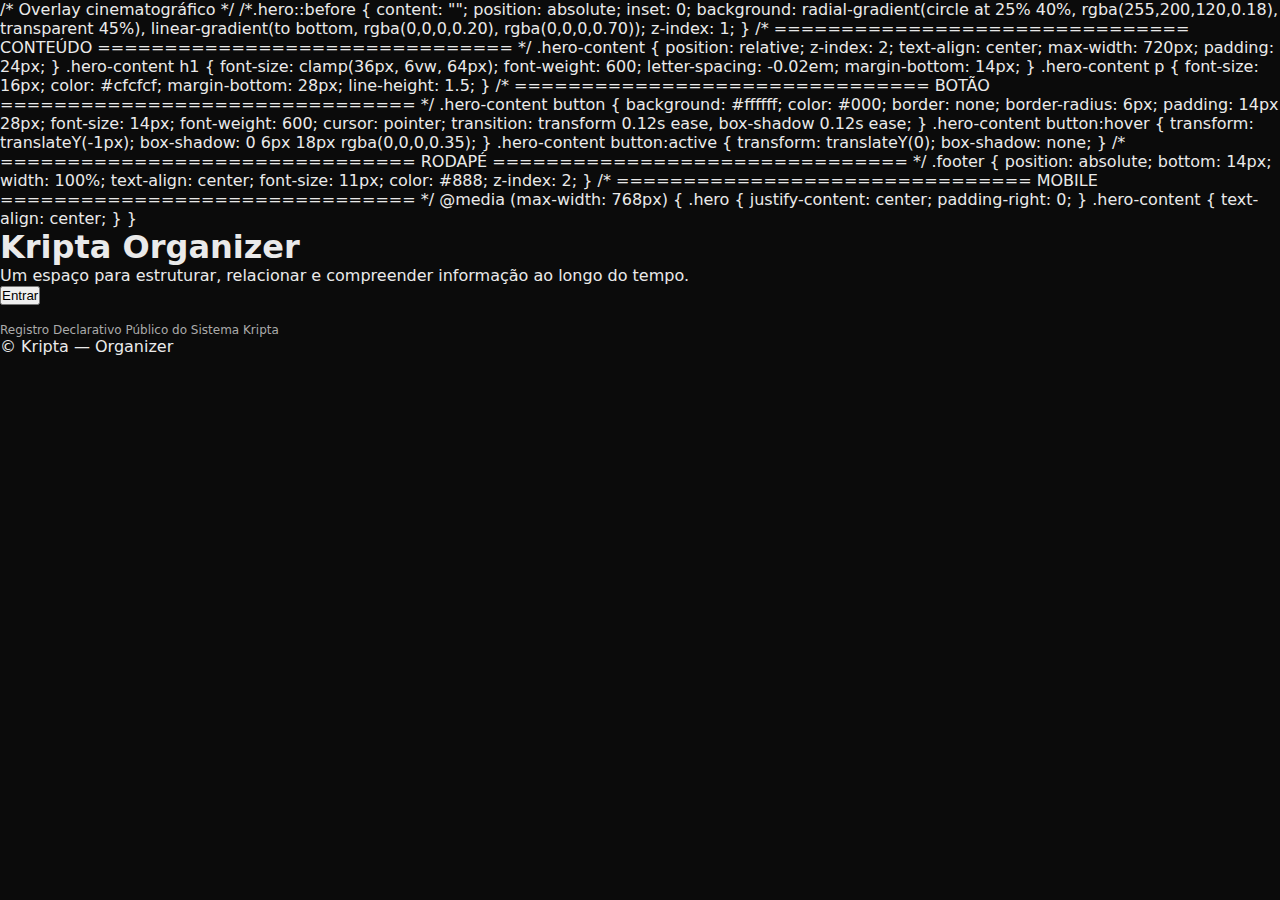
<file: kripta-organizer/index.html>
<!DOCTYPE html>
<html lang="pt-BR">
<head>
  <meta charset="UTF-8" />
  <title>Kripta Organizer</title>
  <meta name="viewport" content="width=device-width, initial-scale=1.0" />

  <style>
  /* ===============================
     RESET + BASE
     =============================== */
  * { box-sizing: border-box; margin: 0; padding: 0; }

  body {
    height: 100vh;
    font-family: system-ui, -apple-system, Segoe UI, Roboto, sans-serif;
    background: #0b0b0b;
    color: #eaeaea;
    overflow: hidden;
    opacity: 1;
  }

  /* ===============================
     FADE OUT
     =============================== */
  body.fade-out {
    opacity: 0;
    transition: opacity 2s ease;
  }

  /* ===============================
     HERO
     =============================== */
  <style>
.hero {
  position: relative;
  width: 100%;
  min-height: 100vh;

  background-image: url("./assets/organizer-hero.jpg");
  background-position: center;
  background-size: cover;
  background-repeat: no-repeat;

  display: flex;
  align-items: center;
  justify-content: center;
}
</style>

  /* Overlay cinematográfico */
  /*.hero::before {
    content: "";
    position: absolute;
    inset: 0;
    background:
      radial-gradient(circle at 25% 40%, rgba(255,200,120,0.18), transparent 45%),
      linear-gradient(to bottom, rgba(0,0,0,0.20), rgba(0,0,0,0.70));
    z-index: 1;
  }

  /* ===============================
     CONTEÚDO
     =============================== */
  .hero-content {
    position: relative;
    z-index: 2;
    text-align: center;
    max-width: 720px;
    padding: 24px;
  }

  .hero-content h1 {
    font-size: clamp(36px, 6vw, 64px);
    font-weight: 600;
    letter-spacing: -0.02em;
    margin-bottom: 14px;
  }

  .hero-content p {
    font-size: 16px;
    color: #cfcfcf;
    margin-bottom: 28px;
    line-height: 1.5;
  }

  /* ===============================
     BOTÃO
     =============================== */
  .hero-content button {
    background: #ffffff;
    color: #000;
    border: none;
    border-radius: 6px;
    padding: 14px 28px;
    font-size: 14px;
    font-weight: 600;
    cursor: pointer;
    transition: transform 0.12s ease, box-shadow 0.12s ease;
  }

  .hero-content button:hover {
    transform: translateY(-1px);
    box-shadow: 0 6px 18px rgba(0,0,0,0.35);
  }

  .hero-content button:active {
    transform: translateY(0);
    box-shadow: none;
  }

  /* ===============================
     RODAPÉ
     =============================== */
  .footer {
    position: absolute;
    bottom: 14px;
    width: 100%;
    text-align: center;
    font-size: 11px;
    color: #888;
    z-index: 2;
  }

  /* ===============================
     MOBILE
     =============================== */
  @media (max-width: 768px) {
    .hero {
      justify-content: center;
      padding-right: 0;
    }

    .hero-content {
      text-align: center;
    }
  }
  </style>
</head>

<body>

  <div class="hero">
    <div class="hero-content">
      <h1>Kripta Organizer</h1>
      <p>
        Um espaço para estruturar, relacionar e compreender informação
        ao longo do tempo.
      </p>

      <!-- BOTÃO CANÔNICO -->
      <button onclick="enter()">Entrar</button>

      <!-- LINK DECLARATIVO (opcional, mas correto) -->
      <p style="margin-top:18px; font-size:12px;">
        <a href="./docs/REGISTRO-KRIPTA-v1.md" target="_blank" style="color:#aaa; text-decoration:none;">
          Registro Declarativo Público do Sistema Kripta
        </a>
      </p>
    </div>

    <div class="footer">
      © Kripta — Organizer
    </div>
  </div>

  <script>
  function enter() {
    document.body.classList.add("fade-out");

    setTimeout(() => {
      // APP REAL
      location.href = "app.html";
    }, 2000);
  }
  </script>

</body>
</html>
</file>
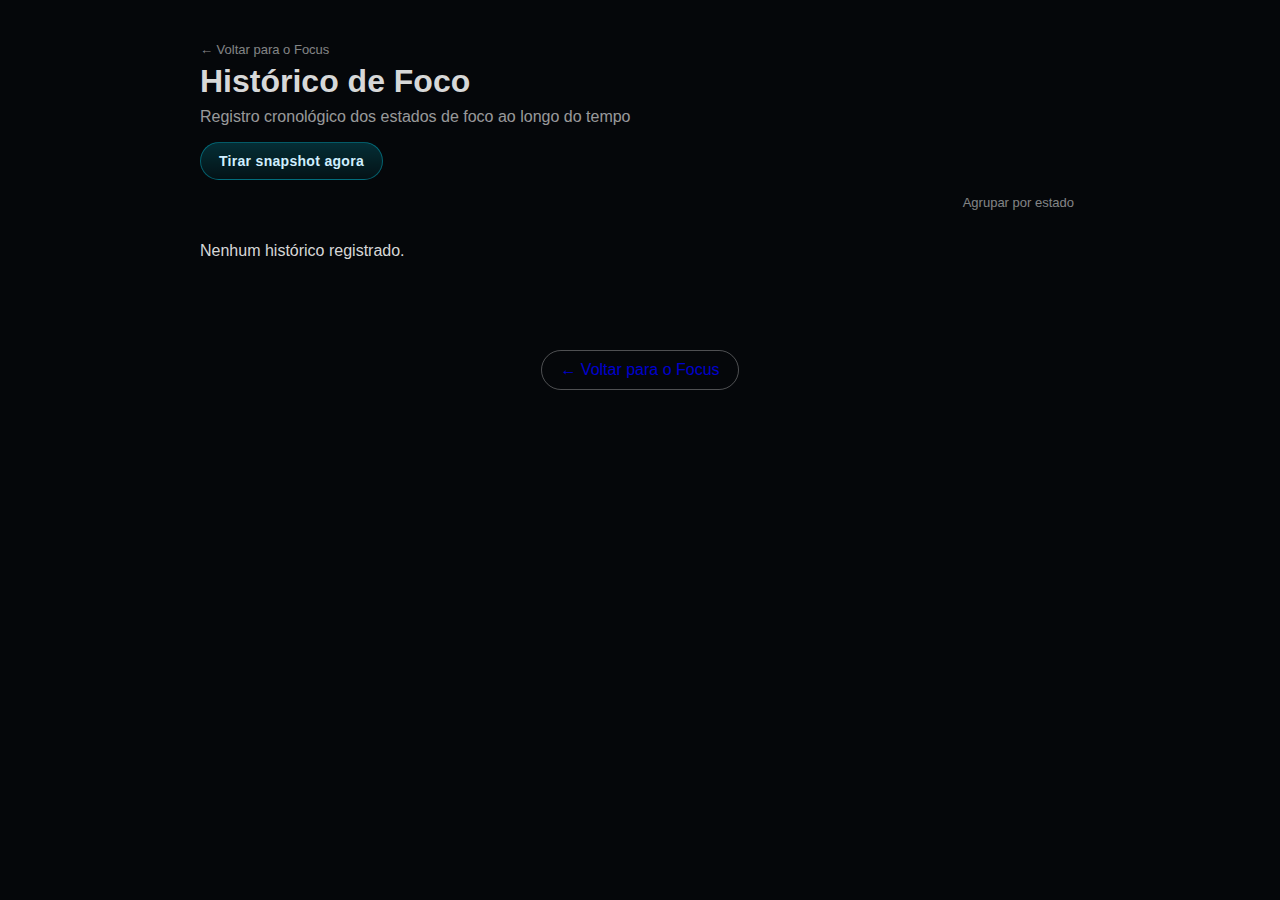
<file: kripta-focus/ui-2.html>
<!DOCTYPE html>
<html lang="pt-BR">
<head>
  <meta charset="UTF-8" />
  <title>Kripta-Focus — Histórico</title>
  <meta name="viewport" content="width=device-width, initial-scale=1.0" />
  <meta name="description"
        content="Histórico de foco e estados mentais registrados no Kripta-Focus." />

  <!-- CSS GLOBAL -->
  <link rel="stylesheet" href="style.css">
</head>

<body>

  <!-- =====================================================
       UI-2 — HERO SIMPLES
       ===================================================== -->
  <section class="ui2-hero">

    <h1>Histórico de Foco</h1>

    <p class="ui2-subtitle">
      Registro cronológico dos estados de foco ao longo do tempo
    </p>

    <!-- BOTÃO DE SNAPSHOT -->
    <div style="margin-top:14px; margin-bottom:10px;">
      <button id="btn-history-snapshot">
        Tirar snapshot agora
      </button>
    </div>

  </section>

  <!-- =====================================================
       UI-2 — LISTA DE REGISTROS
       ===================================================== -->
  <main class="ui2-history">

    <!-- PLACEHOLDER (será substituído pelo JS) -->
    <article class="ui2-entry">
      <div class="ui2-entry-date">08 Jan 2026</div>
      <div class="ui2-entry-state">Trabalho</div>
      <div class="ui2-entry-duration">2h 15min</div>
    </article>

    <article class="ui2-entry">
      <div class="ui2-entry-date">08 Jan 2026</div>
      <div class="ui2-entry-state">Estudo</div>
      <div class="ui2-entry-duration">1h 40min</div>
    </article>

    <article class="ui2-entry">
      <div class="ui2-entry-date">07 Jan 2026</div>
      <div class="ui2-entry-state">Descanso</div>
      <div class="ui2-entry-duration">45min</div>
    </article>

  </main>

  <!-- =====================================================
       UI-2 — RETORNO
       ===================================================== -->
  <footer class="ui2-footer">
    <a href="index.html" class="ui2-back-link">
      ← Voltar para o Focus
    </a>
  </footer>

  <!-- SCRIPTS -->
  <script src="kripta-bridge.js"></script>
  <script src="ui2-history.js"></script>

</body>
</html>
</file>
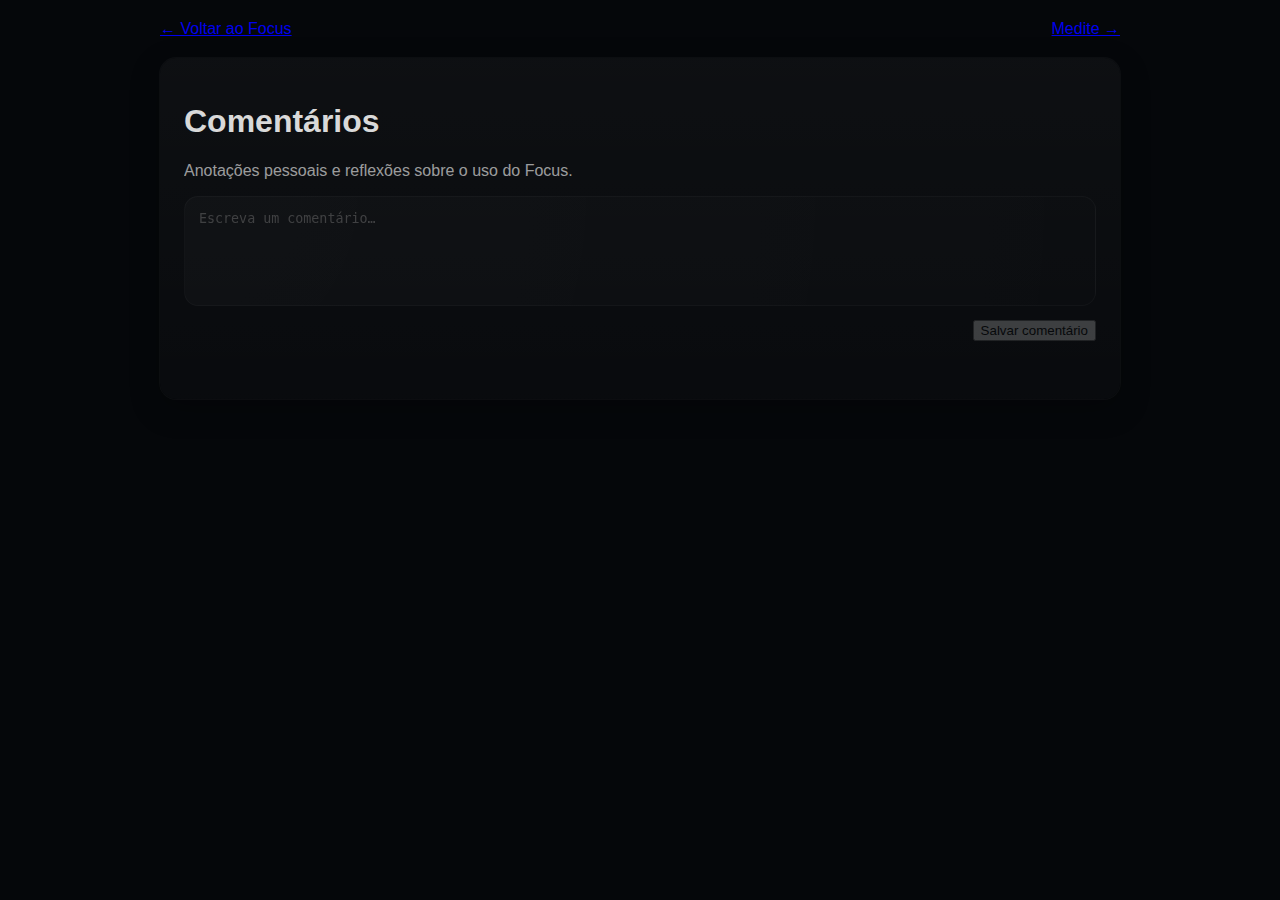
<file: kripta-focus/ui-4.html>
<!DOCTYPE html>
<html lang="pt-BR">
<head>
  <meta charset="UTF-8" />
  <title>Kripta-Focus — Comentários</title>
  <meta name="viewport" content="width=device-width, initial-scale=1" />
  <link rel="stylesheet" href="style.css" />
</head>

<body>

  <!-- CABEÇALHO -->
  <header class="ui2-header">
    <nav class="ui2-nav">
      <a href="index.html">← Voltar ao Focus</a>
      <a href="ui-3.html">Medite →</a>
    </nav>
  </header>

  <!-- CONTEÚDO PRINCIPAL -->
  <main class="ui2-main">

    <section class="ui2-card">
      <h1>Comentários</h1>
      <p class="ui2-subtitle">
        Anotações pessoais e reflexões sobre o uso do Focus.
      </p>

      <!-- LISTA DE COMENTÁRIOS (VISUAL, SCROLL INTERNO) -->
      <div class="ui2-comments-list">

        <div class="ui2-comment">
          <div class="ui2-comment-meta">Hoje · 14:32</div>
          <div class="ui2-comment-text">
            Exemplo de comentário apenas para validar o layout.
          </div>
        </div>

        <div class="ui2-comment">
          <div class="ui2-comment-meta">Ontem · 21:10</div>
          <div class="ui2-comment-text">
            Outro comentário fictício para leitura e espaçamento.
          </div>
        </div>

      </div>

      <!-- ENTRADA (SEM FUNÇÃO) -->
      <div class="ui2-comment-input">
        <textarea
          placeholder="Escreva um comentário…"
          disabled></textarea>
        <button disabled>Salvar comentário</button>
      </div>

    </section>

  </main>

<script src="ui-4-comments.js"></script>


</body>
</html>
</file>
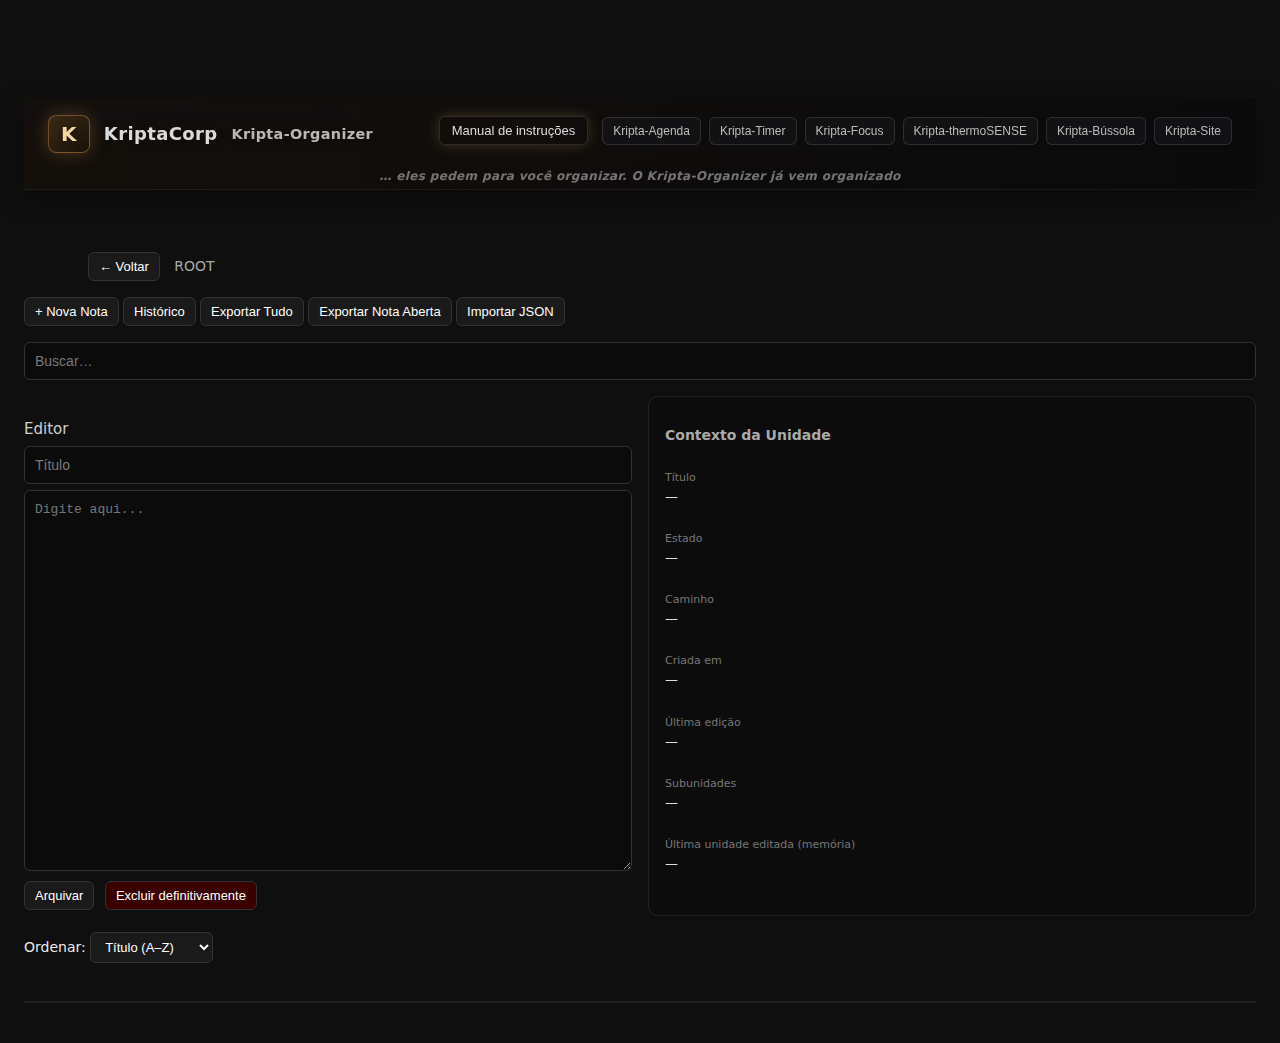
<file: kripta-organizer/app.html>
<p>
  <a href="./docs/REGISTRO-KRIPTA-v1.md" target="_blank">
    Registro Declarativo Público do Sistema Kripta
  </a>
</p>

<!DOCTYPE html>
<html lang="pt-BR">
<head>
  <meta charset="UTF-8" />
  <title>Kripta-Organizer — v0.8</title>
  <meta name="viewport" content="width=device-width, initial-scale=1.0" />
  <link rel="stylesheet" href="style.css" />
</head>
<body>

<h1 class="app-header">
  <div class="header-top">
    <div class="header-left">
      <span class="logo">K</span>
      <span class="corp-name">KriptaCorp</span>
      <span class="product-name">Kripta-Organizer</span>
    </div>

    <div class="header-right">
      <button class="manual-btn" onclick="location.href='manual.html'">
        Manual de instruções
      </button>

      <div class="mvp-links">
        <button>Kripta-Agenda</button>
        <button>Kripta-Timer</button>
        <button>Kripta-Focus</button>
        <button>Kripta-thermoSENSE</button>
        <button>Kripta-Bússola</button>
        <button>Kripta-Site</button>
      </div>
    </div>
  </div>

  <div class="header-slogan">
    … eles pedem para você organizar. O Kripta-Organizer já vem organizado
  </div>
</h1>

<div style="margin-bottom:10px;">
  <button id="back">← Voltar</button>
  <span id="context" style="margin-left:10px;color:#aaa;"></span>
</div>

<div style="margin-bottom:10px;">
  <button id="new">+ Nova Nota</button>
  <button id="open-history">Histórico</button>
  <button id="export-all">Exportar Tudo</button>
  <button id="export-one">Exportar Nota Aberta</button>
  <button id="import">Importar JSON</button>
</div>

<input id="search" type="text" placeholder="Buscar…" style="width:100%;margin-bottom:16px;" />

<div class="editor-layout">

  <section class="editor-panel">
    <h2>Editor</h2>
    <input id="title" type="text" placeholder="Título" style="width:100%;margin-bottom:6px;" />
    <textarea id="editor" placeholder="Digite aqui..." style="width:100%;"></textarea>

    <div style="margin-top:10px;">
      <button id="archive">Arquivar</button>
      <button id="delete" style="background:#3a0000;">Excluir definitivamente</button>
    </div>
  </section>

  <aside class="context-panel">
    <h3>Contexto da Unidade</h3>

    <div class="context-item"><label>Título</label><div id="ctx-title">—</div></div>
    <div class="context-item"><label>Estado</label><div id="ctx-state">—</div></div>
    <div class="context-item"><label>Caminho</label><div id="ctx-path">—</div></div>
    <div class="context-item"><label>Criada em</label><div id="ctx-created">—</div></div>
    <div class="context-item"><label>Última edição</label><div id="ctx-updated">—</div></div>
    <div class="context-item"><label>Subunidades</label><div id="ctx-children">—</div></div>

    <div class="context-item">
      <label>Última unidade editada (memória)</label>
      <div id="ctx-last-edited">—</div>
    </div>
  </aside>

</div>

<div style="margin:16px 0;">
  Ordenar:
  <select id="sort">
    <option value="az">Título (A–Z)</option>
    <option value="za">Título (Z–A)</option>
    <option value="new">Mais recentes</option>
    <option value="old">Mais antigas</option>
  </select>
</div>

<ul id="list"></ul>
<input id="file" type="file" accept="application/json" style="display:none" />

<script src="kernel.js"></script>
<script>
const STORAGE_LAST_EDITED = "kripta:lastEditedUnitId";

const list = document.getElementById("list");
const title = document.getElementById("title");
const editor = document.getElementById("editor");
const contextLabel = document.getElementById("context");

const btnNew = document.getElementById("new");
const btnBack = document.getElementById("back");
const btnArchive = document.getElementById("archive");
const btnDelete = document.getElementById("delete");
const btnHistory = document.getElementById("open-history");

const search = document.getElementById("search");
const sort = document.getElementById("sort");

let currentId = null;
let currentContext = "root";
let sortMode = "az";
let searchQuery = "";

function getVisibleUnits() {
  let units = kernel.getUnits(currentContext);

  if (searchQuery.trim()) {
    const q = searchQuery.toLowerCase();
    units = units.filter(u =>
      (u.title || "").toLowerCase().includes(q) ||
      (u.content || "").toLowerCase().includes(q)
    );
  }

  units.sort((a, b) => {
    if (sortMode === "az") return (a.title || "").localeCompare(b.title || "");
    if (sortMode === "za") return (b.title || "").localeCompare(a.title || "");
    if (sortMode === "new") return (b.updatedAt || 0) - (a.updatedAt || 0);
    if (sortMode === "old") return (a.updatedAt || 0) - (b.updatedAt || 0);
    return 0;
  });

  return units;
}

function render() {
  list.innerHTML = "";

  getVisibleUnits().forEach(u => {
    const li = document.createElement("li");
    li.textContent = u.title || "(sem título)";
    li.onclick = () => open(u.id);
    list.appendChild(li);
  });

  if (currentContext === "root") {
    contextLabel.textContent = "ROOT";
    btnBack.disabled = true;
  } else {
    const u = kernel.getUnit(currentContext);
    contextLabel.textContent = u?.title || "(sem título)";
    btnBack.disabled = false;
  }
}

function renderContextPanel(unit) {
  if (!unit) return;

  document.getElementById("ctx-title").textContent = unit.title || "(sem título)";
  document.getElementById("ctx-state").textContent = unit.state;
  document.getElementById("ctx-created").textContent = new Date(unit.createdAt).toLocaleString();
  document.getElementById("ctx-updated").textContent = new Date(unit.updatedAt).toLocaleString();
  document.getElementById("ctx-path").textContent =
    kernel.getPath ? kernel.getPath(unit.id).join(" › ") : unit.title || "ROOT";
  document.getElementById("ctx-children").textContent = kernel.getUnits(unit.id).length;
}

function open(id) {
  const u = kernel.getUnit(id);
  if (!u) return;

  currentId = id;
  currentContext = id;

  title.value = u.title || "";
  editor.value = u.content || "";
  btnArchive.textContent = u.state === "ARQUIVADO" ? "Desarquivar" : "Arquivar";

  localStorage.setItem(STORAGE_LAST_EDITED, id);
  renderLastEditedUnit();

  renderContextPanel(u);
  render();
}

btnBack.onclick = () => {
  if (currentContext === "root") return;

  const u = kernel.getUnit(currentContext);
  currentContext = u?.parentId || "root";

  if (currentContext === "root") {
    currentId = null;
    title.value = "";
    editor.value = "";
  } else {
    currentId = currentContext;
  }

  render();
};

btnHistory.onclick = () => {
  location.href = currentId
    ? `history.html?unit=${encodeURIComponent(currentId)}`
    : "history.html";
};

btnNew.onclick = () => {
  const u = kernel.createUnit({ title: "Nova Nota", context: currentContext });
  open(u.id);
};

btnArchive.onclick = () => {
  if (!currentId) return;
  const u = kernel.getUnit(currentId);
  kernel.changeState(currentId, u.state === "ARQUIVADO" ? "ATIVO" : "ARQUIVADO");
  open(currentId);
};

btnDelete.onclick = () => {
  if (!currentId) return;
  if (confirm("Excluir definitivamente?")) {
    kernel.deleteUnit(currentId);
    currentId = null;
    currentContext = "root";
    title.value = "";
    editor.value = "";
    render();
  }
};

let saveTimer = null;
function scheduleSave(data) {
  clearTimeout(saveTimer);
  saveTimer = setTimeout(() => {
    if (currentId) kernel.updateUnit(currentId, data);
  }, 400);
}

title.oninput = () => scheduleSave({ title: title.value });
editor.oninput = () => scheduleSave({ content: editor.value });

search.oninput = () => {
  searchQuery = search.value;
  render();
};

sort.onchange = () => {
  sortMode = sort.value;
  render();
};

function renderLastEditedUnit() {
  const el = document.getElementById("ctx-last-edited");
  if (!el) return;

  const id = localStorage.getItem(STORAGE_LAST_EDITED);
  if (!id) {
    el.textContent = "—";
    return;
  }

  const u = kernel.getUnit(id);
  if (!u) {
    el.textContent = "(removida)";
    return;
  }

  const path =
    kernel.getPath ? kernel.getPath(u.id).join(" › ") : (u.title || "(sem título)");

  el.innerHTML = `
    <div><strong>${u.title || "(sem título)"}</strong></div>
    <div style="font-size:11px;color:#888">${path}</div>
    <div style="font-size:11px;color:#666">
      Última edição: ${new Date(u.updatedAt).toLocaleString()}
    </div>
  `;
}

/* --- BOOT: ROOT COM CONTEXTO PASSIVO --- */
currentContext = "root";
currentId = null;
renderLastEditedUnit();

/* hidrata CONTEXTO PASSIVO no ROOT */
(function hydratePassiveContextFromLastEdited() {
  const id = localStorage.getItem(STORAGE_LAST_EDITED);
  if (!id) return;
  const u = kernel.getUnit(id);
  if (!u) return;
  renderContextPanel(u);
})();

render();
</script>

</body>
</html>
</file>
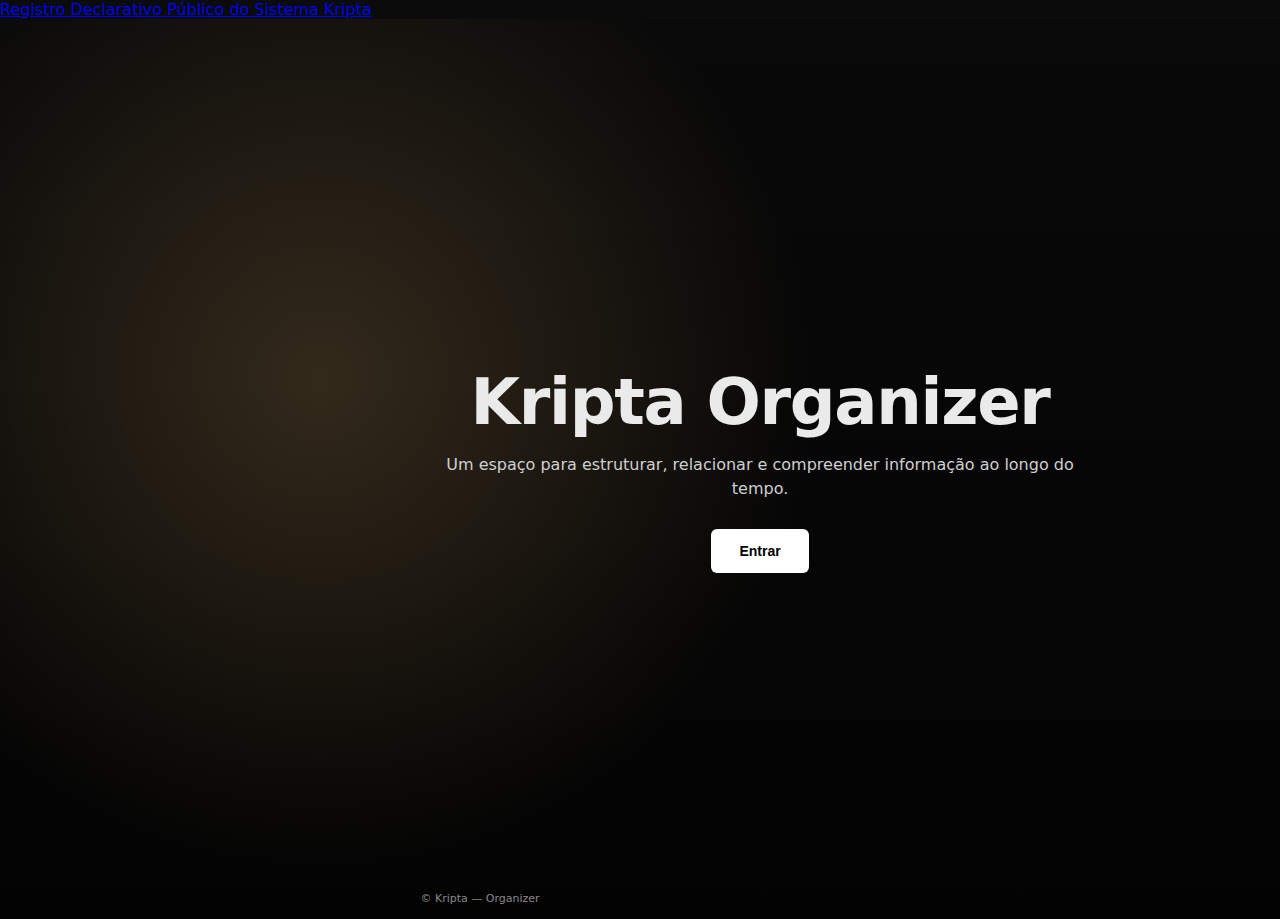
<file: kripta-organizer/cover.html>
<p>
  <a href="./docs/REGISTRO-KRIPTA-v1.md" target="_blank">
    Registro Declarativo Público do Sistema Kripta
  </a>
</p>

<!DOCTYPE html>
<html lang="pt-BR">
<head>
<meta charset="UTF-8" />
<title>Kripta Organizer</title>
<meta name="viewport" content="width=device-width, initial-scale=1.0" />

<style>
/* ===============================
   RESET + BASE
   =============================== */
* { box-sizing: border-box; margin: 0; padding: 0; }

body {
  height: 100vh;
  font-family: system-ui, -apple-system, Segoe UI, Roboto, sans-serif;
  background: #0b0b0b;
  color: #eaeaea;
  overflow: hidden;
  opacity: 1;
}

/* ===============================
   FADE OUT
   =============================== */
body.fade-out {
  opacity: 0;
  transition: opacity 2s ease;
}

/* ===============================
   HERO
   =============================== */
.hero {
  position: relative;
  width: 100%;
  height: 100%;

  background-image: url("assets/organizer-hero.jpg");
  background-position: center;
  background-size: cover;
  background-repeat: no-repeat;

  display: flex;
  align-items: center;
  justify-content: flex-end;
  padding-right: 160px;
}

/* Overlay cinematográfico */
.hero::before {
  content: "";
  position: absolute;
  inset: 0;
  background:
    radial-gradient(circle at 25% 40%, rgba(255,200,120,0.18), transparent 45%),
    linear-gradient(to bottom, rgba(0,0,0,0.20), rgba(0,0,0,0.70));
  z-index: 1;
}

/* ===============================
   CONTEÚDO
   =============================== */
.hero-content {
  position: relative;
  z-index: 2;
  text-align: center;
  max-width: 720px;
  padding: 24px;
}

.hero-content h1 {
  font-size: clamp(36px, 6vw, 64px);
  font-weight: 600;
  letter-spacing: -0.02em;
  margin-bottom: 14px;
}

.hero-content p {
  font-size: 16px;
  color: #cfcfcf;
  margin-bottom: 28px;
  line-height: 1.5;
}

/* ===============================
   BOTÃO
   =============================== */
.hero-content button {
  background: #ffffff;
  color: #000;
  border: none;
  border-radius: 6px;
  padding: 14px 28px;
  font-size: 14px;
  font-weight: 600;
  cursor: pointer;
  transition: transform 0.12s ease, box-shadow 0.12s ease;
}

.hero-content button:hover {
  transform: translateY(-1px);
  box-shadow: 0 6px 18px rgba(0,0,0,0.35);
}

.hero-content button:active {
  transform: translateY(0);
  box-shadow: none;
}

/* ===============================
   RODAPÉ
   =============================== */
.footer {
  position: absolute;
  bottom: 14px;
  width: 100%;
  text-align: center;
  font-size: 11px;
  color: #888;
  z-index: 2;
}

/* ===============================
   MOBILE
   =============================== */
@media (max-width: 768px) {
  .hero {
    justify-content: center;
    padding-right: 0;
  }

  .hero-content {
    text-align: center;
  }
}
</style>
</head>

<body>

<div class="hero">
  <div class="hero-content">
    <h1>Kripta Organizer</h1>
    <p>
      Um espaço para estruturar, relacionar e compreender informação
      ao longo do tempo.
    </p>
    <button onclick="enter()">Entrar</button>
  </div>

  <div class="footer">
    © Kripta — Organizer
  </div>
</div>

<script>
function enter() {
  document.body.classList.add("fade-out");

  setTimeout(() => {
    location.href = "index.html";
  }, 2000);
}
</script>

</body>
</html>
</file>
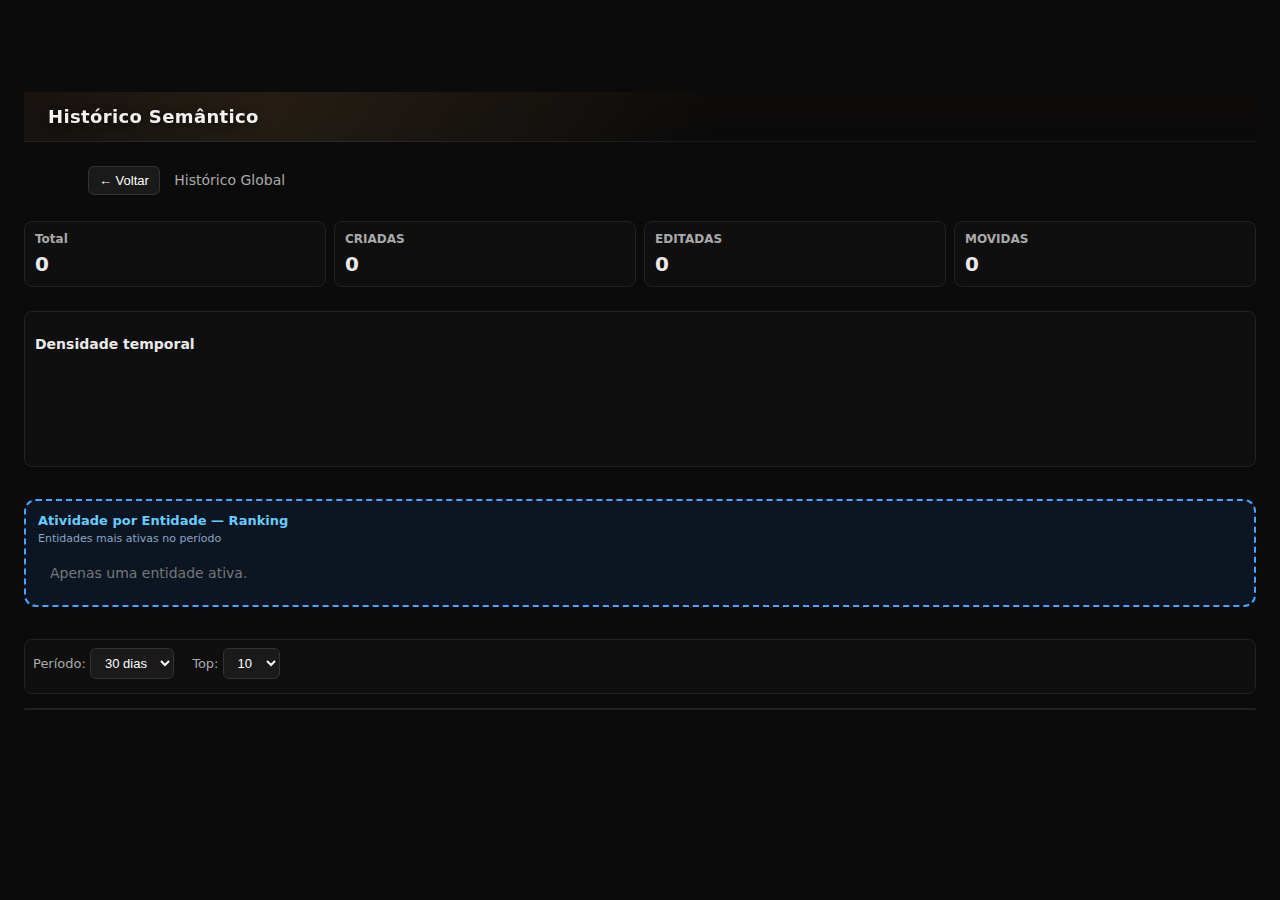
<file: kripta-organizer/history.html>
<!DOCTYPE html>
<html lang="pt-BR">
<head>
<meta charset="UTF-8" />
<title>Kripta-Organizer — Histórico</title>
<meta name="viewport" content="width=device-width, initial-scale=1.0" />
<link rel="stylesheet" href="style.css" />

<style>
body { background:#0b0b0b; color:#eaeaea; font-family:system-ui; }

h1 { margin-bottom:6px; }

/* ===== Métricas ===== */
.metrics {
  display:grid;
  grid-template-columns:repeat(auto-fit,minmax(140px,1fr));
  gap:8px; margin:10px 0;
}
.metric {
  border:1px solid #222; border-radius:8px;
  padding:10px; background:#0f0f0f;
}
.metric h3 { font-size:12px; color:#aaa; margin:0 0 6px; }
.metric .value { font-size:20px; font-weight:700; }

/* ===== Densidade ===== */
.density {
  border:1px solid #222; border-radius:8px;
  padding:10px; background:#0f0f0f; margin:14px 0;
}
.bars {
  display:grid;
  grid-template-columns:repeat(auto-fit,minmax(22px,1fr));
  gap:4px; align-items:end; height:90px;
}
.bar { background:#355a8a; border-radius:4px 4px 0 0; }
.bar span {
  font-size:10px; color:#ccc; display:block;
  text-align:center; margin-top:4px;
}

/* ===== TOP N ===== */
.topn {
  border:2px dashed #4aa3ff;
  border-radius:12px;
  padding:12px;
  background:#0c1622;
  margin:18px 0;
}
.topn h3 { font-size:13px; color:#6cf; margin:0 0 4px; }
.topn .hint { font-size:11px; color:#8aa4c4; margin-bottom:8px; }
.topn .row {
  display:grid;
  grid-template-columns:36px 1fr 50px;
  gap:8px;
  padding:6px 0;
  border-bottom:1px solid #1f2b3a;
}
.topn .row:last-child { border-bottom:none; }
.rank { color:#6cf; font-weight:700; }
.name { overflow:hidden; white-space:nowrap; text-overflow:ellipsis; }
.count { color:#9ad; font-weight:700; text-align:right; }

/* ===== Filtros ===== */
.filters {
  border:1px solid #222; border-radius:8px;
  padding:8px; background:#0f0f0f; margin:14px 0;
}
.filters label { font-size:13px; margin-right:14px; }

/* ===== Timeline ===== */
.timeline {
  border:1px solid #222; border-radius:8px;
  overflow:hidden; background:#0f0f0f;
}
.event {
  padding:12px; border-bottom:1px solid #222;
  cursor:pointer;
}
.event:hover { background:#151515; }
.event-type { font-size:12px; font-weight:700; color:#9ad; }
.event-time { font-size:12px; color:#777; }
.event.dead { opacity:.5; cursor:default; }
.empty { padding:12px; color:#777; }

.load-more {
  width:100%;
  margin-top:8px;
}
</style>
</head>

<body>

<h1>Histórico Semântico</h1>

<div style="margin-bottom:10px">
  <button id="back">← Voltar</button>
  <span id="context" style="margin-left:10px;color:#aaa"></span>
</div>

<!-- Métricas -->
<div class="metrics">
  <div class="metric"><h3>Total</h3><div id="m-total" class="value">0</div></div>
  <div class="metric"><h3>CRIADAS</h3><div id="m-criada" class="value">0</div></div>
  <div class="metric"><h3>EDITADAS</h3><div id="m-editada" class="value">0</div></div>
  <div class="metric"><h3>MOVIDAS</h3><div id="m-movida" class="value">0</div></div>
</div>

<!-- Densidade -->
<div class="density">
  <h3>Densidade temporal</h3>
  <div id="density-bars" class="bars"></div>
</div>

<!-- Top N -->
<div class="topn">
  <h3>Atividade por Entidade — Ranking</h3>
  <div class="hint">Entidades mais ativas no período</div>
  <div id="topn-list"></div>
</div>

<!-- Filtros -->
<div class="filters">
  <label>Período:
    <select id="filter-time">
      <option value="7d">7 dias</option>
      <option value="30d" selected>30 dias</option>
    </select>
  </label>

  <label>Top:
    <select id="topn">
      <option value="5">5</option>
      <option value="10" selected>10</option>
    </select>
  </label>
</div>

<div id="history" class="timeline"></div>

<script src="kernel.js"></script>
<script>
const params = new URLSearchParams(location.search);
const unitId = params.get("unit");

const container = document.getElementById("history");
const contextLabel = document.getElementById("context");
const densityBars = document.getElementById("density-bars");
const topnList = document.getElementById("topn-list");
const filterTime = document.getElementById("filter-time");
const topnSelect = document.getElementById("topn");

const mTotal = document.getElementById("m-total");
const mCriada = document.getElementById("m-criada");
const mEditada = document.getElementById("m-editada");
const mMovida = document.getElementById("m-movida");

/* ===== Paginação ===== */
const PAGE_SIZE = 50;
let offset = 0;
let hasMore = false;

function render() {
  let page;

  if (unitId) {
    page = kernel.getHistoryForUnitPage(unitId, {
      limit: PAGE_SIZE,
      offset
    });
    contextLabel.textContent = "Histórico da Entidade";
  } else {
    page = kernel.getGlobalHistoryPage({
      limit: PAGE_SIZE,
      offset
    });
    contextLabel.textContent = "Histórico Global";
  }

  let events = page.items;
  hasMore = page.hasMore;

  /* Filtro temporal */
  const days = filterTime.value === "7d" ? 7 : 30;
  const limitTime = Date.now() - days * 864e5;
  events = events.filter(e => e.timestamp >= limitTime);

  /* Métricas */
  mTotal.textContent = page.total;
  mCriada.textContent = events.filter(e => e.type === "CRIADA").length;
  mEditada.textContent = events.filter(e => e.type === "EDITADA").length;
  mMovida.textContent = events.filter(e => e.type === "MOVIDA").length;

  /* Densidade */
  densityBars.innerHTML = "";
  const mapD = {};
  events.forEach(e => {
    const d = new Date(e.timestamp).toISOString().slice(0,10);
    mapD[d] = (mapD[d] || 0) + 1;
  });
  Object.entries(mapD).forEach(([_, v]) => {
    const bar = document.createElement("div");
    bar.className = "bar";
    bar.style.height = Math.min(100, v * 20) + "%";
    bar.innerHTML = `<span>${v}</span>`;
    densityBars.appendChild(bar);
  });

  /* Top N */
  topnList.innerHTML = "";
  const mapE = {};
  events.forEach(e => {
    mapE[e.unitId] = (mapE[e.unitId] || 0) + 1;
  });
  const sorted = Object.entries(mapE).sort((a,b) => b[1] - a[1]);
  if (sorted.length <= 1) {
    topnList.innerHTML = '<div class="empty">Apenas uma entidade ativa.</div>';
  } else {
    sorted.slice(0, topnSelect.value).forEach(([id,c], i) => {
      const u = kernel.getUnit(id);
      const row = document.createElement("div");
      row.className = "row";
      row.innerHTML = `
        <div class="rank">#${i+1}</div>
        <div class="name">${u?.title || "(removida)"}</div>
        <div class="count">${c}</div>`;
      if (u) row.onclick = () => location.href = `index.html?open=${id}`;
      topnList.appendChild(row);
    });
  }

  /* Timeline */
  if (offset === 0) container.innerHTML = "";

  events.forEach(e => {
    const u = kernel.getUnit(e.unitId);
    const div = document.createElement("div");
    div.className = "event" + (u ? "" : " dead");
    div.innerHTML = `
      <div class="event-type">${e.type}</div>
      <div>${u?.title || "(removida)"}</div>
      <div class="event-time">${new Date(e.timestamp).toLocaleString()}</div>`;
    if (u) div.onclick = () => location.href = `index.html?open=${e.unitId}`;
    container.appendChild(div);
  });

  if (hasMore) {
    const more = document.createElement("button");
    more.className = "load-more";
    more.textContent = "Carregar mais";
    more.onclick = () => {
      offset += PAGE_SIZE;
      render();
    };
    container.appendChild(more);
  }
}

/* Reset paginação ao mudar filtros */
filterTime.onchange = () => { offset = 0; render(); };
topnSelect.onchange = () => { offset = 0; render(); };

document.getElementById("back").onclick = () => history.back();
render();
</script>

</body>
</html>
</file>
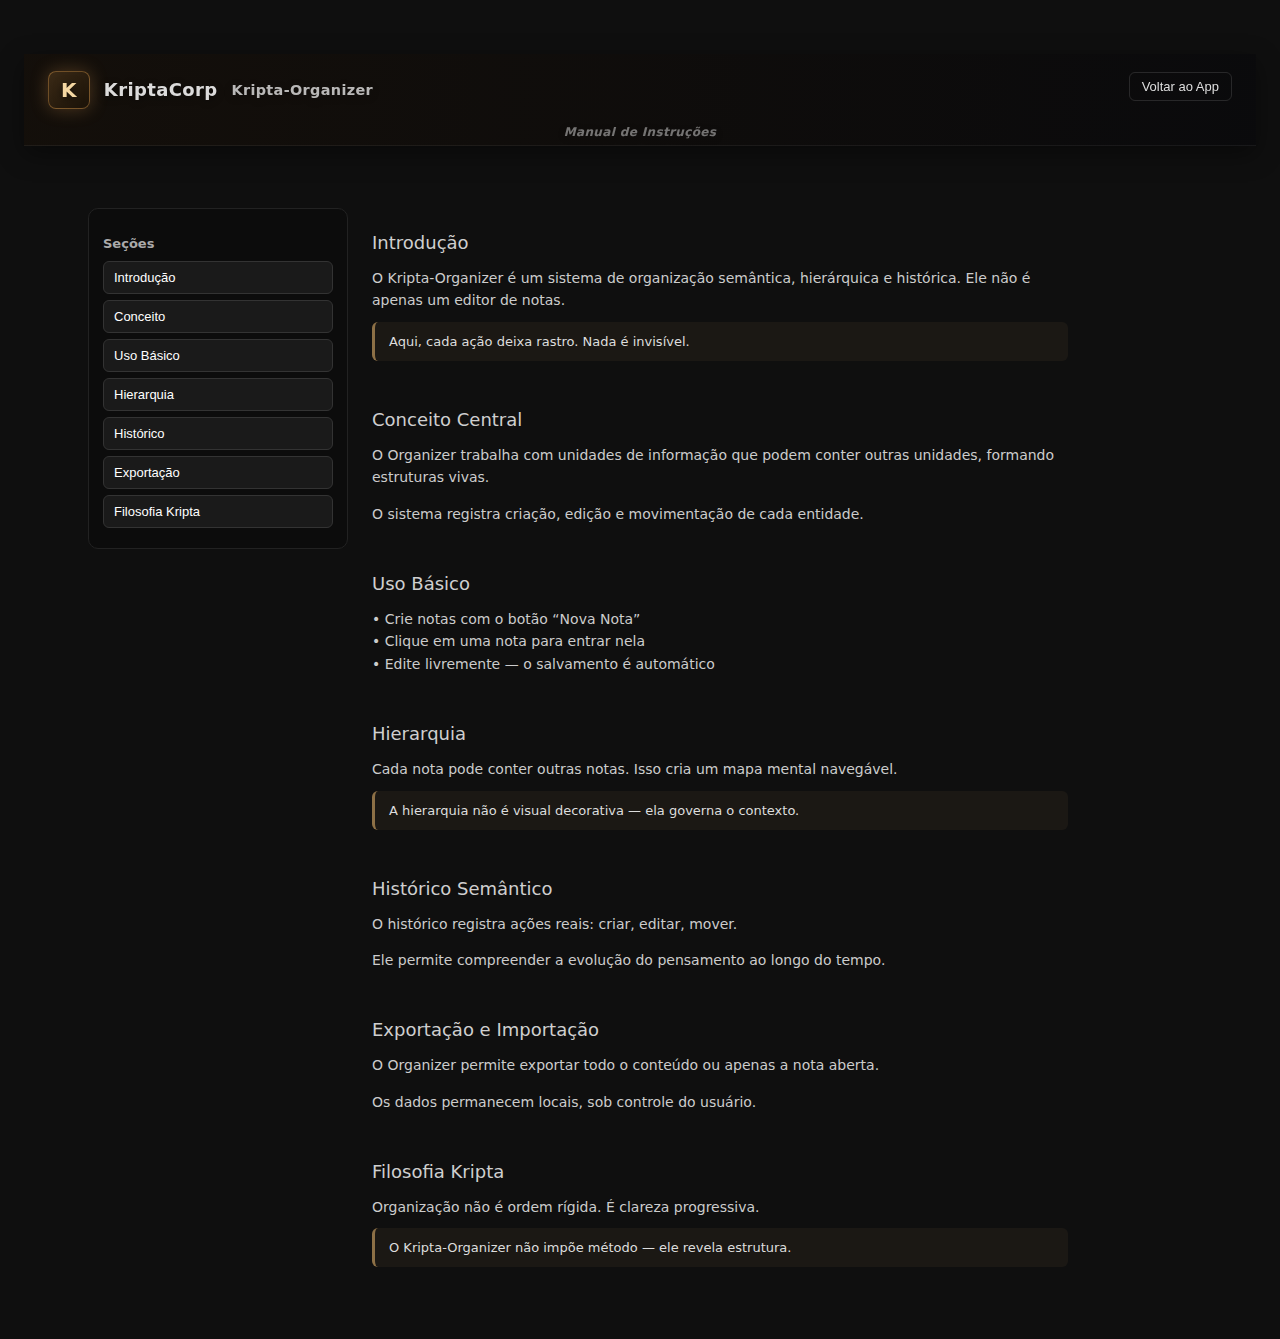
<file: kripta-organizer/manual.html>
<!DOCTYPE html>
<html lang="pt-BR">
<head>
<meta charset="UTF-8" />
<title>Kripta-Organizer — Manual de Instruções</title>
<meta name="viewport" content="width=device-width, initial-scale=1.0" />
<link rel="stylesheet" href="style.css" />

<style>
/* ===============================
   MANUAL — LAYOUT
   =============================== */

.manual-wrap {
  display: grid;
  grid-template-columns: 260px 1fr;
  gap: 24px;
}

/* ===============================
   MENU LATERAL
   =============================== */
.manual-nav {
  border: 1px solid #222;
  border-radius: 10px;
  background: #0c0c0c;
  padding: 14px;
  height: fit-content;
  position: sticky;
  top: 120px;
}

.manual-nav h3 {
  font-size: 13px;
  margin-bottom: 10px;
  color: #aaa;
}

.manual-nav button {
  width: 100%;
  text-align: left;
  margin-bottom: 6px;
  padding: 8px 10px;
  font-size: 13px;
}

/* ===============================
   CONTEÚDO
   =============================== */
.manual-content {
  max-width: 820px;
}

.manual-content section {
  margin-bottom: 48px;
}

.manual-content h2 {
  font-size: 18px;
  margin-bottom: 8px;
}

.manual-content p {
  line-height: 1.6;
  color: #ccc;
  margin-bottom: 10px;
}

.manual-box {
  border-left: 3px solid rgba(255,200,120,0.5);
  background: rgba(255,200,120,0.05);
  padding: 12px 14px;
  border-radius: 6px;
  font-size: 13px;
  color: #ddd;
}
</style>
</head>

<body>

<h1 class="app-header">
  <div class="header-top">
    <div class="header-left">
      <span class="logo">K</span>
      <span class="corp-name">KriptaCorp</span>
      <span class="product-name">Kripta-Organizer</span>
    </div>
    <div class="header-right">
      <button onclick="location.href='index.html'">Voltar ao App</button>
    </div>
  </div>

  <div class="header-slogan">
    Manual de Instruções
  </div>
</h1>

<div class="manual-wrap">

  <!-- MENU -->
  <aside class="manual-nav">
    <h3>Seções</h3>
    <button onclick="go('intro')">Introdução</button>
    <button onclick="go('conceito')">Conceito</button>
    <button onclick="go('uso')">Uso Básico</button>
    <button onclick="go('hierarquia')">Hierarquia</button>
    <button onclick="go('historico')">Histórico</button>
    <button onclick="go('export')">Exportação</button>
    <button onclick="go('filosofia')">Filosofia Kripta</button>
  </aside>

  <!-- CONTEÚDO -->
  <main class="manual-content">

    <section id="intro">
      <h2>Introdução</h2>
      <p>
        O Kripta-Organizer é um sistema de organização semântica, hierárquica
        e histórica. Ele não é apenas um editor de notas.
      </p>
      <div class="manual-box">
        Aqui, cada ação deixa rastro. Nada é invisível.
      </div>
    </section>

    <section id="conceito">
      <h2>Conceito Central</h2>
      <p>
        O Organizer trabalha com unidades de informação que podem conter
        outras unidades, formando estruturas vivas.
      </p>
      <p>
        O sistema registra criação, edição e movimentação de cada entidade.
      </p>
    </section>

    <section id="uso">
      <h2>Uso Básico</h2>
      <p>
        • Crie notas com o botão “Nova Nota”  
        <br />
        • Clique em uma nota para entrar nela  
        <br />
        • Edite livremente — o salvamento é automático
      </p>
    </section>

    <section id="hierarquia">
      <h2>Hierarquia</h2>
      <p>
        Cada nota pode conter outras notas. Isso cria um mapa mental navegável.
      </p>
      <div class="manual-box">
        A hierarquia não é visual decorativa — ela governa o contexto.
      </div>
    </section>

    <section id="historico">
      <h2>Histórico Semântico</h2>
      <p>
        O histórico registra ações reais: criar, editar, mover.
      </p>
      <p>
        Ele permite compreender a evolução do pensamento ao longo do tempo.
      </p>
    </section>

    <section id="export">
      <h2>Exportação e Importação</h2>
      <p>
        O Organizer permite exportar todo o conteúdo ou apenas a nota aberta.
      </p>
      <p>
        Os dados permanecem locais, sob controle do usuário.
      </p>
    </section>

    <section id="filosofia">
      <h2>Filosofia Kripta</h2>
      <p>
        Organização não é ordem rígida.  
        É clareza progressiva.
      </p>
      <div class="manual-box">
        O Kripta-Organizer não impõe método — ele revela estrutura.
      </div>
    </section>

  </main>

</div>

<script>
function go(id) {
  document.getElementById(id).scrollIntoView({ behavior: "smooth" });
}
</script>

</body>
</html>
</file>
<file: kripta-focus/style.css>
/* -----------------------------------------------------------
   KRIPTA-FOCUS — THEME ATLAS v1.3
   ROTA F: gráfico 16:9 + destaque máximo
----------------------------------------------------------- */

body {
    margin: 0;
    font-family: 'Segoe UI', sans-serif;
    background: #05070A;
    color: rgba(255,255,255,0.85);
}

.atlas-container {
    max-width: 1280px;
    margin: 0 auto;
    padding: 20px 30px;
}

/* ===== HEADER ===== */
.kf-header {
    text-align: center;
    margin-bottom: 40px;
}

/* ============================================================
   PATCH — HOLOGRAMAS REATIVOS (ESTADO NEUTRO)
   ============================================================ */

.holo-neutral {
    background: #444 !important;
    filter: drop-shadow(0 0 6px #444) !important;
    opacity: 0.55;
}

/* ============================================================
   PATCH — PULSAÇÃO UNIVERSAL DOS HOLOGRAMAS
   (usa a cor atual do estado automaticamente)
   ============================================================ */

@keyframes holoPulse {
    0% {
        transform: scale(1);
        filter: drop-shadow(0 0 10px currentColor);
    }
    50% {
        transform: scale(1.08);
        filter: drop-shadow(0 0 22px currentColor);
    }
    100% {
        transform: scale(1);
        filter: drop-shadow(0 0 10px currentColor);
    }
}

/* Aplica pulsação a todos os hologramas ativos */
.kf-holograma-mini-core:not(.holo-neutral) {
    animation: holoPulse 2.6s ease-in-out infinite;
}

/* Pulsação mais discreta para neutros */
.kf-holograma-mini-core.holo-neutral {
    animation: holoPulse 4.2s ease-in-out infinite;
    opacity: 0.45;
}

/* ============================================================
   PATCH — GLOW DO HOLOGRAMA NA COR DO ESTADO
   Correção do uso de currentColor
   ============================================================ */

/* Garante que o holograma tenha 'color' igual ao estado */
.kf-holograma-mini-core {
    color: inherit;
}

/* Quando ativo, a cor já vem do JS (StateColorMap) */
.kf-holo-card:not(:has(.holo-neutral)) {
    color: inherit;
}

/* Ajuste explícito do glow para usar currentColor corretamente */
@keyframes holoPulse {
    0% {
        transform: scale(1);
        filter: drop-shadow(0 0 10px currentColor);
    }
    50% {
        transform: scale(1.08);
        filter: drop-shadow(0 0 22px currentColor);
    }
    100% {
        transform: scale(1);
        filter: drop-shadow(0 0 10px currentColor);
    }
}


.kf-header h1 {
    font-size: 46px;
    color: #fff;
}

.kf-subtitle {
    font-size: 18px;
    opacity: 0.7;
}

.kf-header::after {
    content: "";
    display: block;
    width: 220px;
    height: 2px;
    margin: 18px auto 0;
    background: linear-gradient(90deg,#00e3ff55,transparent);
}

/* ===== TERMÔMETRO ===== */
.kf-section-title {
    font-size: 28px;
    margin-bottom: 6px;
}

.kf-section-caption {
    font-size: 14px;
    opacity: 0.7;
}

#day-thermometer-wrapper {
    margin: 20px 0;
    width: 100%;
    height: 40px;
    background: #0A1A2A;
    border-radius: 18px;
    padding: 3px;
}

#day-thermometer-bar {
    width: 100%;
    height: 100%;
    border-radius: 16px;
    background: linear-gradient(90deg,#00a8ff,#00ff6a,#e4ff00,#ff8c00,#ff0000);
    transform-origin: left;
}

/* ===== LINHA SUPERIOR ===== */
.kf-row-spectrum {
    display: grid;
    grid-template-columns: 2fr 1fr 1fr 1fr;
    gap: 25px;
    margin: 35px 0;
}

/* NOVO: GRID CORRIGIDO PARA O INDEX AJUSTADO */
.kf-row-spectrum.kf-grid-fix {
    grid-template-columns: 2fr 1fr 1fr 1fr 2fr !important;
    grid-auto-rows: auto !important;
}

/* Cartões gerais */
.kf-card {
    background: #080c11;
    padding: 22px;
    border-radius: 14px;
    border: 1px solid #0c2538;
    box-shadow: 0 0 14px #00131f inset;
}

/* Cartões dos hologramas — NÃO ESTICAR */
.kf-holo-card {
    height: auto !important;
}

/* Posicionamento do cartão Última hora na primeira linha */
.kf-hour-top {
    align-self: start !important;
    height: auto !important;
}

/* ===== GRÁFICO ===== */
.kf-main-chart-placeholder {
    background: #060a12;
    border-radius: 14px;
    padding: 20px;
    box-shadow: 0 0 25px #001421 inset;
}

canvas#dna3-chart {
    width: 100% !important;
    aspect-ratio: 16 / 9 !important;
    height: auto !important;
    border-radius: 10px;
}

#dna2-signal,
#dna2-ssignal {
    font-size: 16px;
    margin-bottom: 8px;
    color: #00e3ff;
}

/* ===== HOLOGRAMAS MINI ===== */
.kf-holograma-mini {
    height: 180px;
    background: #0A1A2A;
    border: 1px dashed #113344;
    border-radius: 10px;
    display: flex;
    justify-content: center;
    align-items: center;
}

.kf-holograma-mini-core {
    width: 60px;
    height: 60px;
    border-radius: 50%;
    filter: drop-shadow(0 0 12px #00e3ff);
}

.kf-holo-heart { background: radial-gradient(circle,#ff2d55,#a30021); }
.kf-holo-user  { background: radial-gradient(circle,#00e3ff,#003344); }
.kf-holo-orbit { background: radial-gradient(circle,#0044ff,#001533); }

/* ===== LAYOUT PRINCIPAL ===== */
.kf-main {
    display: grid;
    grid-template-columns: 1fr 1fr;
    gap: 25px;
}

/* ===== PAINEL ESQUERDO ===== */
.kf-card-focus,
.kf-controls-section,
.kf-card-minilines {
    background: #080c11;
    border: 1px solid #0c2538;
    border-radius: 14px;
    padding: 25px;
    margin-bottom: 25px;
}

#focus-level-bar-wrapper {
    width: 100%;
    height: 20px;
    background: #1a1f2d;
    border-radius: 10px;
    padding: 2px;
    margin-top: 18px;
}

#focus-level-bar-fill {
    width: 0%;
    height: 100%;
    background: #dd3a3a;
    border-radius: 8px;
}

/* MINI-LINES */
.kf-card-minilines h2 {
    margin-bottom: 12px;
}

#mini-lines div {
    transition: width 0.2s ease;
}

/* ===== PAINEL DIREITO ===== */
.kf-card-chart,
.kf-card-holograma {
    background: #080c11;
    border: 1px solid #0c2538;
    border-radius: 14px;
    padding: 25px;
}

#hour-thermometer-wrapper {
    width: 100%;
    height: 24px;
    background: #0A1A2A;
    border-radius: 16px;
    padding: 3px;
    margin-bottom: 12px;
}

#hour-thermometer-bar {
    height: 100%;
    width: 0%;
    background: #00e3ff;
    border-radius: 14px;
}

/* ===== HOLOGRAMA PRINCIPAL ===== */
.kf-holograma {
    width: 100%;
    height: 420px;
    background: #050a14;
    border: 1px dashed #113344;
    border-radius: 14px;
    display: flex;
    align-items: center;
    justify-content: center;
}

.kf-holo-main {
    width: 140px;
    height: 220px;
    position: relative;
    filter: drop-shadow(0 0 20px #00e3ff);
}

.kf-holo-base {
    width: 120px;
    height: 28px;
    background: radial-gradient(circle,#00e3ff,#003344);
    border-radius: 50px;
    position: absolute;
    bottom: 0;
    left: 10px;
}

.kf-holo-body {
    width: 60px;
    height: 90px;
    background: radial-gradient(circle,#00cfff,#003344);
    border-radius: 30px;
    position: absolute;
    bottom: 26px;
    left: 40px;
}

/* ============================================================
   CHIPS VISUAIS NOS BOTÕES –Foco / +Foco
   ============================================================ */

.kf-inline-percent {
    margin-left: 12px;
    font-size: 16px;
    font-weight: 600;
    color: #00e3ff;
    opacity: 0.85;
}

#btn-focus-minus::after {
    content: "";
    display: inline-block;
    width: 10px;
    height: 10px;
    margin-left: 6px;
    border-radius: 50%;
    background: #ff4d4d;
    box-shadow: 0 0 6px #ff4d4d88;
}

#btn-focus-plus::after {
    content: "";
    display: inline-block;
    width: 10px;
    height: 10px;
    margin-left: 6px;
    border-radius: 50%;
    background: #5dff72;
    box-shadow: 0 0 6px #5dff7288;
}

/* ============================================================
   CORES DOS ESTADOS
   ============================================================ */

.kf-state-btn {
    position: relative;
    overflow: visible;
}

.kf-state-btn::after {
    content: "";
    width: 10px;
    height: 10px;
    border-radius: 50%;
    display: inline-block;
    margin-left: 6px;
    box-shadow: 0 0 6px currentColor;
}

/* Cores */
.kf-state-btn[data-state-key="trabalho"]   { background: none; color: #ff0000; }
.kf-state-btn[data-state-key="estudo"]     { background: none; color: #ff7f00; }
.kf-state-btn[data-state-key="lazer"]      { background: none; color: #ffff00; }
.kf-state-btn[data-state-key="descanso"]   { background: none; color: #00ff00; }
.kf-state-btn[data-state-key="redes"]      { background: none; color: #00ffff; }
.kf-state-btn[data-state-key="hobbie"]     { background: none; color: #0000ff; }
.kf-state-btn[data-state-key="navegacao"]  { background: none; color: #8b00ff; }
.kf-state-btn[data-state-key="familia"]    { background: none; color: #e6e6e6; }

/* ============================================================
   UI-1 — HARMONIZAÇÃO ATLAS
   ============================================================ */

.kf-state-btn {
    background: #0a0f17 !important;
    border: 1.8px solid currentColor !important;
    border-radius: 14px !important;
    padding: 6px 14px !important;
    font-weight: 500 !important;
    cursor: pointer;
    transition: 0.18s ease-out;
}

.kf-state-btn:hover {
    filter: drop-shadow(0 0 6px currentColor);
    transform: translateY(-1px);
}

.kf-state-btn::after {
    width: 11px;
    height: 11px;
    margin-left: 8px;
    background: currentColor;
}

/* Botões –Foco e +Foco */
#btn-focus-minus,
#btn-focus-plus {
    background: #0a0f17 !important;
    border: 1.8px solid currentColor !important;
    border-radius: 14px !important;
    padding: 6px 14px !important;
    font-weight: 600 !important;
    cursor: pointer;
}

#btn-focus-minus { color: #ff4d4d !important; }
#btn-focus-plus  { color: #5dff72 !important; }

#btn-focus-minus::after,
#btn-focus-plus::after {
    width: 11px;
    height: 11px;
    margin-left: 8px;
}

/* CONTROLS CARD */
.kf-controls-section {
    background: #080c11 !important;
    border: 1px solid #112233 !important;
    border-radius: 16px !important;
    box-shadow: 0 0 18px #00111f inset;
    padding: 28px !important;
}

.kf-controls-section h2 {
    font-size: 22px !important;
    margin-bottom: 18px !important;
    color: #cfeaff !important;
}

/* Percentagem inline */
#focus-inline-percent {
    font-size: 17px !important;
    font-weight: 600 !important;
    color: #00dfff !important;
    margin-left: 4px !important;
}

/* ============================================================
   EIXO LÓGICO — CANVAS E RÉGUA
   ============================================================ */

#hybrid-axis-canvas {
    background: #050a14;
    border-radius: 10px;
    box-shadow: 0 0 18px #00131f inset;
    display: block;
    margin-top: 10px;
}

#hybrid-axis-controls button {
    background: #0a0f17;
    border: 1.4px solid #00e3ff;
    border-radius: 12px;
    padding: 6px 14px;
    cursor: pointer;
    color: #00e3ff;
}

#hybrid-axis-ruler {
    display: block;
    background: #04070d;
    border-radius: 10px;
    box-shadow: 0 0 14px #00131f inset;
}

.ruler-cursor-line {
    position: absolute;
    top: 0;
    width: 2px;
    height: 100%;
    background: #00e3ff;
}

.ruler-segment-mark {
    position: absolute;
    top: 8px;
    width: 4px;
    height: calc(100% - 16px);
    background: currentColor;
    border-radius: 2px;
}

/* ============================================================
   REORDENAÇÃO ESTRUTURAL
   ============================================================ */

.kf-panel-left {
    display: grid !important;
    grid-template-columns: 1fr 1fr !important;
    gap: 25px !important;
}

.kf-controls-section {
    grid-column: 1 !important;
}

.kf-card-focus {
    grid-column: 2 !important;
}

.kf-card-minilines {
    grid-column: 1 / span 2 !important;
}

.kf-panel-right {
    margin-top: 35px !important;
}

.kf-main {
    display: block !important;
}

/* ============================================================
   ADIÇÃO FINAL — COMANDO BLINDADO (BLOCO B)
   ============================================================ */

.kf-graph-pattern-controls {
    display: flex;
    align-items: center;
    justify-content: flex-start;
    gap: 12px;
    margin-top: 10px;
    margin-bottom: 6px;
}

.kf-graph-pattern-controls button {
    background: #0a0f17;
    border: 1.8px solid currentColor;
    border-radius: 14px;
    padding: 6px 14px;
    font-weight: 600;
    cursor: pointer;
    transition: 0.18s ease-out;
    color: currentColor;
}

#graph-focus-minus { color: #ff4d4d; }
#graph-focus-plus  { color: #5dff72; }

.kf-graph-pattern-controls button:hover {
    filter: drop-shadow(0 0 6px currentColor);
    transform: translateY(-1px);
}

.graph-inline-percent {
    font-size: 16px;
    font-weight: 600;
    color: #00e3ff;
    opacity: 0.85;
    margin-left: 6px;
}

/* ============================================================
   PATCH — GLOW DE HOLOGRAMA VIA BOX-SHADOW (SEM CONFLITO)
   ============================================================ */

/* remove qualquer filter animado do holograma */
.kf-holograma-mini-core {
    filter: none !important;
}

/* glow real passa a ser box-shadow */
.kf-holograma-mini-core:not(.holo-neutral) {
    box-shadow: 0 0 18px currentColor;
}

/* pulsação passa a animar box-shadow, não filter */
@keyframes holoPulse {
    0% {
        transform: scale(1);
        box-shadow: 0 0 10px currentColor;
    }
    50% {
        transform: scale(1.08);
        box-shadow: 0 0 28px currentColor;
    }
    100% {
        transform: scale(1);
        box-shadow: 0 0 10px currentColor;
    }
}

/* ============================================================
   PATCH — RESPIRAÇÃO SEMÂNTICA ENTRE CAMPOS LÓGICOS
   Eixo Lógico (cenográfico)  →  Cards Operacionais
   ============================================================ */

/* 1) Pausa vertical clara após o Eixo Lógico */
.kf-card.kf-card-spectrum + .kf-main {
    margin-top: 48px; /* ~1,5x do ritmo padrão */
}

/* 2) Micro-divisor atmosférico (não visível como linha) */
.kf-main {
    position: relative;
}

.kf-main::before {
    content: "";
    position: absolute;
    top: -22px;
    left: 0;
    right: 0;
    height: 22px;
    pointer-events: none;
    background: linear-gradient(
        to bottom,
        rgba(0,0,0,0.35),
        rgba(0,0,0,0.0)
    );
}

/* 3) Mantém tudo intacto: sem mexer em cards */

/* ============================================================
   PATCH — REMOÇÃO DO TEXTO/ÍCONE "HIPERFOCO"
   Cartão: Última hora (zoom)
   ============================================================ */

/* Esconde qualquer rótulo textual de estado dentro da barra */
.kf-last-hour .state-label,
.kf-last-hour .state-icon,
.kf-last-hour .alert,
.kf-last-hour .badge,
.kf-last-hour span:has(svg),
.kf-last-hour span:has(img) {
    display: none !important;
}

/* ============================================================
   OPÇÃO A — ESTABILIZAÇÃO REAL (SEM TOCAR NO SCRIPT)
   - impede reflow/vazamento do bloco semântico no cartão Última Hora
   ============================================================ */

.kf-card-chart {
    position: relative;
    contain: layout paint;
}

#insight-alerts-block[data-scope="semantic-disabled"] {
    position: absolute;
    top: 0;
    left: 0;
    width: 0;
    height: 0;
    overflow: hidden;
    pointer-events: none;
    opacity: 0;
}

/* ======================================================================
   CONTENÇÃO GLOBAL DO LAYOUT — TRAVA HORIZONTAL DEFINITIVA
   ====================================================================== */

/* 1) Nunca permitir overflow horizontal da página */
html, body {
  max-width: 100vw;
  overflow-x: hidden;
}

/* 2) Container principal do Kripta-Focus contido no viewport */
.atlas-container {
  max-width: 1280px;
  width: 100%;
  margin-left: auto;
  margin-right: auto;
  overflow-x: hidden;
  box-sizing: border-box;
}

/* 3) Qualquer seção não pode vazar horizontalmente */
.kf-section,
.kf-row-spectrum,
.kf-main,
.kf-card {
  max-width: 100%;
  overflow-x: hidden;
  box-sizing: border-box;
}

/* 4) Canvas e barras nunca podem forçar largura extra */
canvas,
#day-thermometer-wrapper {
  max-width: 100%;
  display: block;
}

/* ============================================================
   DESATIVAÇÃO SEGURA — BARRA DE ENERGIA ATUAL
   ============================================================ */
#day-thermometer-wrapper {
  display: none !important;
}

/* ============================================================
   BARRA ELETROMAGNÉTICA CENOGRÁFICA — LOOP CONTÍNUO
   ============================================================ */

.kf-energy-decorative {
  width: 100%;
  height: 28px;
  border-radius: 14px;
  background: #050c14;
  overflow: hidden;
  position: relative;
  margin-top: 12px;
}

.kf-energy-wave {
  position: absolute;
  inset: 0;
  background: linear-gradient(
    90deg,
    #00a8ff,
    #00ffea,
    #00ff6a,
    #baff00,
    #fff200,
    #ffb300,
    #ff6a00,
    #ff0000,
    #00a8ff
  );
  background-size: 300% 100%;
  animation: energyFlow 14s linear infinite;
  opacity: 0.85;
}

@keyframes energyFlow {
  from { background-position:   0% 50%; }
  to   { background-position: 300% 50%; }
}

/* ============================================================
   PATCH #1 — UNIFORMIZAÇÃO DO CARTÃO DE CONTROLES (v1 BLINDADA)
   Escopo:
   - Remove duplicação visual do estado atual
   - Uniformiza o botão "Resetar Dia" com os demais
   - Mantém JS, IDs e estrutura intactos
   ============================================================ */

/* ------------------------------------------------------------
   1) ELIMINA DUPLICAÇÃO DO ESTADO (VISUAL APENAS)
   Mantém o pill como fonte única do estado
   ------------------------------------------------------------ */

/* Texto "Estado atual: trabalho" fica neutro/oculto */
#focus-status-text {
  display: none !important;
}

/* Garante o pill como estado oficial visível */
#focus-state-pill {
  display: inline-flex;
  align-items: center;
  justify-content: center;
  padding: 6px 14px;
  border-radius: 14px;
  font-weight: 600;
  font-size: 14px;
  line-height: 1;
  margin-top: 10px;
}

/* ------------------------------------------------------------
   2) GRID UNIFICADO DE BOTÕES NO CARTÃO
   ------------------------------------------------------------ */

.kf-controls-section .kf-controls,
.kf-controls-section .kf-state-buttons {
  display: flex;
  flex-wrap: wrap;
  gap: 12px;
  align-items: center;
}

/* Espaçamento vertical consistente dentro do cartão */
.kf-controls-section > * + * {
  margin-top: 16px;
}

/* ------------------------------------------------------------
   3) CONTRATO VISUAL ÚNICO PARA TODOS OS BOTÕES DO CARTÃO
   ------------------------------------------------------------ */

.kf-controls-section button,
.kf-controls-section .kf-state-btn,
#btn-reset-day {
  background: #0a0f17 !important;
  border-radius: 14px !important;
  padding: 6px 14px !important;
  font-weight: 600 !important;
  font-size: 14px !important;
  line-height: 1 !important;
  height: 34px !important;
  display: inline-flex;
  align-items: center;
  justify-content: center;
  cursor: pointer;
  transition: 0.18s ease-out;
}

/* Hover unificado */
.kf-controls-section button:hover {
  transform: translateY(-1px);
  filter: drop-shadow(0 0 6px currentColor);
}

/* ------------------------------------------------------------
   4) RESETAR DIA — MESMO CORPO, SEMÂNTICA DIFERENTE
   ------------------------------------------------------------ */

/* Mantém aparência uniforme, mas com tom neutro/alerta */
#btn-reset-day {
  color: #ff9a9a !important;
  border: 1.8px solid #ff9a9a !important;
  background: #120a0a !important;
}

/* Hover sutil (não dominante) */
#btn-reset-day:hover {
  filter: drop-shadow(0 0 6px #ff9a9a55);
}

/* ------------------------------------------------------------
   FIM DO PATCH #1
   Base v1 preservada | Ajuste visual concluído
   ============================================================ */

/* ============================================================
   PATCH #2 — CABEÇALHO GLOBAL KRIPTA-FOCUS
   Totalmente aditivo | Base v1 preservada
   ============================================================ */

.kf-global-header {
  display: grid;
  grid-template-columns: auto 1fr auto auto;
  gap: 32px;
  align-items: center;
  padding: 22px 28px;
  margin-bottom: 28px;
  background: #050a14;
  border-bottom: 1px solid #0c2538;
}

/* MARCA */
.kf-brand {
  display: flex;
  align-items: center;
  gap: 10px;
}

.kf-logo {
  width: 42px;
  height: 42px;
  border-radius: 10px;
  background: #00e3ff;
  color: #001018;
  font-weight: 800;
  font-size: 22px;
  display: flex;
  align-items: center;
  justify-content: center;
}

.kf-corp {
  font-size: 16px;
  font-weight: 600;
  opacity: 0.9;
}

/* TÍTULO */
.kf-title-block {
  display: flex;
  flex-direction: column;
  gap: 4px;
}

.kf-product-title {
  font-size: 36px;
  margin: 0;
  letter-spacing: 1px;
}

.kf-slogan {
  font-size: 14px;
  opacity: 0.7;
}

/* MINI PAINÉIS */
.kf-mini-panel {
  display: flex;
  flex-direction: column;
  gap: 8px;
}

.kf-panel-title {
  font-size: 12px;
  opacity: 0.6;
  text-transform: uppercase;
  letter-spacing: 0.8px;
}

.kf-panel-buttons {
  display: flex;
  flex-wrap: wrap;
  gap: 8px;
}

/* BOTÕES E LINKS — CONTRATO ÚNICO */
.kf-panel-buttons button,
.kf-panel-buttons a {
  padding: 6px 12px;
  border-radius: 12px;
  background: #0a0f17;
  border: 1.6px solid #00e3ff;
  color: #00e3ff;
  font-size: 13px;
  font-weight: 600;
  cursor: pointer;
  text-decoration: none;
  transition: 0.18s ease-out;
}

.kf-panel-buttons button:hover,
.kf-panel-buttons a:hover {
  transform: translateY(-1px);
  filter: drop-shadow(0 0 6px #00e3ff);
}

/* RESPONSIVIDADE SEGURA (SEM REFLUXO) */
@media (max-width: 1100px) {
  .kf-global-header {
    grid-template-columns: 1fr;
    gap: 22px;
  }
}

/* ============================================================
   PATCH #2.1 — LIMPEZA DO CABEÇALHO GLOBAL
   Remove título e slogan APENAS no header novo
   Base v1 preservada
   ============================================================ */

/* Oculta bloco de título no cabeçalho global */
.kf-global-header .kf-title-block {
  display: none !important;
}

/* ============================================================
   PATCH #2.2 — CABEÇALHO HORIZONTAL (ANTI-EMPILHAMENTO)
   Reorganiza visualmente os painéis sem tocar no HTML
   ============================================================ */

/* Cabeçalho mais baixo e linear */
.kf-global-header {
  grid-template-columns: auto auto 1fr;
  align-items: center;
  gap: 36px;
  padding-top: 16px;
  padding-bottom: 16px;
}

/* Marca sempre à esquerda */
.kf-brand {
  flex-shrink: 0;
}

/* Mini painéis viram faixas horizontais */
.kf-mini-panel {
  flex-direction: row;
  align-items: center;
  gap: 14px;
}

/* Remove título empilhado ("Interfaces", "Ecossistema") */
.kf-panel-title {
  display: none !important;
}

/* Botões sempre em linha */
.kf-panel-buttons {
  display: flex;
  flex-wrap: nowrap;
  gap: 10px;
}

/* Botões de UI mais compactos */
.kf-mini-panel:first-of-type
.kf-panel-buttons button {
  padding: 5px 10px;
  font-size: 12px;
  border-radius: 10px;
}

/* Links de MVP levemente maiores */
.kf-mini-panel:last-of-type
.kf-panel-buttons a {
  padding: 6px 14px;
  font-size: 13px;
}

/* Evita quebra visual em telas médias */
@media (max-width: 1200px) {
  .kf-panel-buttons {
    flex-wrap: wrap;
  }
}

/* ============================================================
   PRODUCT HERO — AJUSTE 1
   Slogan imediatamente abaixo do título
   ============================================================ */

/* Garante hierarquia vertical clara no Product Hero */
.kf-header h1 {
  margin-bottom: 10px;
}

/* Slogan como subtítulo direto do produto */
.kf-subtitle {
  display: block;
  margin-top: 0;
  font-size: 15px;
  font-weight: 500;
  opacity: 0.75;
  letter-spacing: 0.3px;
}

/* ============================================================
   PRODUCT HERO — CORREÇÃO DE VISIBILIDADE DO SLOGAN
   Garante leitura clara abaixo do título
   ============================================================ */

.kf-header .kf-subtitle {
  display: block !important;
  margin-top: 8px;
  font-size: 15px;
  font-weight: 500;
  color: rgba(255, 255, 255, 0.75);
  opacity: 1 !important;
  letter-spacing: 0.4px;
}

/* ============================================================
   UI-3 — CONTRATO VISUAL MÍNIMO (ESTRUTURAL)
   Escopo: larguras, respiros, ritmo vertical
   Tema-agnóstico | Aditivo | Blindado
   ============================================================ */

/* 1) Container e largura de leitura */
.ui3-hero,
.ui3-content,
.ui3-footer {
  max-width: 720px;
  margin-left: auto;
  margin-right: auto;
  padding-left: 20px;
  padding-right: 20px;
}

/* 2) Respiro geral da UI-3 */
.ui3-hero {
  padding-top: 48px;
  padding-bottom: 48px;
}

.ui3-content {
  padding-top: 0;
  padding-bottom: 64px;
}

.ui3-footer {
  padding-top: 24px;
  padding-bottom: 64px;
}

/* 3) Hero institucional — ritmo */
.ui3-hero-header h1 {
  margin: 0 0 12px 0;
}

.ui3-hero-subtitle {
  margin: 0;
}

/* Espaço entre Hero e símbolo */
.ui3-hero + .ui3-symbolic {
  margin-top: 48px;
}

/* 4) Bloco simbólico (SVG) — isolamento */
.ui3-symbolic {
  display: flex;
  justify-content: center;
  align-items: center;
}

.ui3-symbolic-figure {
  max-width: 900px;   /* símbolo pode respirar mais */
  width: 100%;
  margin-left: auto;
  margin-right: auto;
}

/* Espaço entre símbolo e texto */
.ui3-symbolic + .ui3-content {
  margin-top: 56px;
}

/* 5) Texto base — ritmo calmo */
.ui3-section h2 {
  margin: 0 0 14px 0;
}

.ui3-section p {
  margin: 0;
}

/* Espaço entre seções */
.ui3-section + .ui3-section {
  margin-top: 36px;
}

/* 6) Alinhamentos */
.ui3-content,
.ui3-footer {
  text-align: left;
}

.ui3-hero,
.ui3-symbolic {
  text-align: center;
}

/* 7) Altura mínima implícita (experiência) */
@media (min-height: 700px) {
  .ui3-hero,
  .ui3-symbolic,
  .ui3-content {
    min-height: calc(70vh / 3);
  }
}

/* ============================================================
   FIM DO CONTRATO VISUAL MÍNIMO — UI-3
   ============================================================ */

/* ============================================================
   UI-3 — CENTRALIZAÇÃO FORÇADA DA IMAGEM SIMBÓLICA (PNG)
   ============================================================ */

.ui3-symbolic-figure {
  display: flex;
  justify-content: center;
  align-items: center;
  width: 100%;
  text-align: center;
}

.ui3-symbolic-image {
  display: block;
  margin-left: auto;
  margin-right: auto;
  max-width: 420px;
  width: 100%;
  height: auto;
}

/* ============================================================
   UI-3 — BOTÃO DE RETORNO (VISÍVEL, NÃO AGRESSIVO)
   ============================================================ */

.ui3-back {
  text-align: center;
  margin-top: 56px;
  margin-bottom: 32px;
}

.ui3-back-link {
  display: inline-block;
  padding: 10px 18px;
  font-size: 0.95rem;
  text-decoration: none;

  border: 1px solid rgba(255,255,255,0.35);
  border-radius: 999px;

  opacity: 0.85;
}

.ui3-back-link:hover {
  opacity: 1;
}

/* ============================================================
   UI-2 — CONTRATO VISUAL MÍNIMO (HISTÓRICO)
   Estrutural | Tema-agnóstico | Aditivo | Blindado
   ============================================================ */

/* 1) Coluna principal */
.ui2-hero,
.ui2-history,
.ui2-footer {
  max-width: 880px;
  margin-left: auto;
  margin-right: auto;
  padding-left: 20px;
  padding-right: 20px;
}

/* 2) Hero compacto */
.ui2-hero {
  padding-top: 40px;
  padding-bottom: 18px;
}

.ui2-hero h1 {
  margin: 0 0 8px 0;
}

.ui2-subtitle {
  margin: 0;
  opacity: 0.75;
}

/* 3) Lista de histórico */
.ui2-history {
  padding-top: 18px;
  padding-bottom: 56px;
}

/* 4) Linha de registro (3 colunas) */
.ui2-entry {
  display: grid;
  grid-template-columns: 140px 1fr 120px;
  gap: 16px;
  align-items: center;
  padding: 12px 0;
  border-bottom: 1px solid rgba(255,255,255,0.15);
}

/* 5) Hierarquia textual */
.ui2-entry-date {
  opacity: 0.65;
}

.ui2-entry-state {
  font-weight: 600;
}

.ui2-entry-duration {
  text-align: right;
  opacity: 0.65;
}

/* 6) Rodapé / retorno */
.ui2-footer {
  padding-top: 18px;
  padding-bottom: 48px;
  text-align: center;
}

.ui2-back-link {
  display: inline-block;
  padding: 10px 18px;
  text-decoration: none;
  border: 1px solid rgba(255,255,255,0.35);
  border-radius: 999px;
  opacity: 0.85;
}

.ui2-back-link:hover {
  opacity: 1;
}

/* ============================================================
   FIM DO CONTRATO VISUAL MÍNIMO — UI-2
   ============================================================ */

.focus-daily-row {
  display: grid;
  grid-template-columns: 2fr 1fr;
  gap: 24px;
  margin-top: 24px;
}

.snapshot-card {
  background: #0b0f14;
  border-radius: 16px;
  padding: 20px;
  display: flex;
  flex-direction: column;
  justify-content: space-between;
}

/* === Barra de Energia (Hero) === */
.focus-gradient-bar {
  width: 100%;
  height: 14px;
  margin: 18px 0 28px 0;
  border-radius: 999px;
  background: linear-gradient(
    90deg,
    #00ffcc 0%,
    #66ff66 25%,
    #ffee55 50%,
    #ff9933 75%,
    #ff3366 100%
  );
  box-shadow:
    0 0 18px rgba(0, 255, 204, 0.25),
    inset 0 0 10px rgba(255, 255, 255, 0.15);
}

/* =========================================================
   BARRA DE ENERGIA — MOVIMENTO + ALTURA
   ========================================================= */

.focus-gradient-bar {
  width: 100%;
  height: 24px; /* +1cm aprox (antes ~14px) */
  margin: 18px 0 28px 0;
  border-radius: 999px;

  background: linear-gradient(
    90deg,
    #00ffcc 0%,
    #66ff66 25%,
    #ffee55 50%,
    #ff9933 75%,
    #ff3366 100%
  );
  background-size: 300% 100%;

  animation: energyFlow 6s linear infinite;

  box-shadow:
    0 0 22px rgba(0, 255, 204, 0.35),
    inset 0 0 14px rgba(255, 255, 255, 0.18);
}

/* MOVIMENTO CONTÍNUO DA ENERGIA */
@keyframes energyFlow {
  0%   { background-position:   0% 50%; }
  100% { background-position: 100% 50%; }
}

/* =========================================================
   BARRA DE ENERGIA — FLUXO LIMPO + 1cm REAL
   ========================================================= */

.focus-gradient-bar {
  position: relative;
  width: 100%;
  height: 38px; /* 1cm real */
  margin: 20px 0 32px 0;
  border-radius: 999px;
  overflow: hidden;

  background: linear-gradient(
    90deg,
    #00ffcc 0%,
    #66ff66 25%,
    #ffee55 50%,
    #ff9933 75%,
    #ff3366 100%
  );

  box-shadow:
    0 0 26px rgba(0, 255, 204, 0.35),
    inset 0 0 18px rgba(255, 255, 255, 0.18);
}

/* CAMADA DE FLUXO (ENERGIA) */
.focus-gradient-bar::before {
  content: "";
  position: absolute;
  top: 0;
  left: -40%;
  width: 40%;
  height: 100%;

  background: linear-gradient(
    120deg,
    transparent 0%,
    rgba(255, 255, 255, 0.45) 50%,
    transparent 100%
  );

  animation: energySweep 3.5s linear infinite;
}

/* MOVIMENTO LIMPO */
@keyframes energySweep {
  from { left: -40%; }
  to   { left: 100%; }
}

/* =========================================================
   BARRA DE ENERGIA — LOOP CONTÍNUO DE CORES
   ========================================================= */

.focus-gradient-bar {
  width: 100%;
  height: 38px; /* ~1cm real */
  margin: 20px 0 32px 0;
  border-radius: 999px;

  background: linear-gradient(
    90deg,
    #00ffcc 0%,
    #66ff66 20%,
    #ffee55 40%,
    #ff9933 60%,
    #ff3366 80%,
    #00ffcc 100%
  );

  background-size: 300% 100%;
  animation: energyLoop 8s linear infinite;

  box-shadow:
    0 0 26px rgba(0, 255, 204, 0.35),
    inset 0 0 18px rgba(255, 255, 255, 0.18);
}

/* LOOP CONTÍNUO */
@keyframes energyLoop {
  from { background-position:   0% 50%; }
  to   { background-position: 100% 50%; }
}

/* =========================================================
   BARRA DE ENERGIA — FLUXO CONTÍNUO REAL (SEM QUEBRA)
   ========================================================= */

.focus-gradient-bar {
  position: relative;
  width: 100%;
  height: 38px; /* ~1 cm real */
  margin: 20px 0 32px 0;
  border-radius: 999px;
  overflow: hidden;

  background: #0b0f14;
  box-shadow:
    0 0 26px rgba(0, 255, 204, 0.35),
    inset 0 0 18px rgba(255, 255, 255, 0.18);
}

/* FITA DE ENERGIA (MUITO MAIS LARGA QUE A BARRA) */
.focus-gradient-bar::before {
  content: "";
  position: absolute;
  top: 0;
  left: 0;

  width: 300%;   /* largura maior = loop invisível */
  height: 100%;

  background: linear-gradient(
    90deg,
    #00ffcc 0%,
    #66ff66 16.6%,
    #ffee55 33.3%,
    #ff9933 50%,
    #ff3366 66.6%,
    #00ffcc 83.3%,
    #66ff66 100%
  );

  animation: energyFlowLinear 12s linear infinite;
  will-change: transform;
}

/* MOVIMENTO FÍSICO CONTÍNUO */
@keyframes energyFlowLinear {
  from {
    transform: translateX(0);
  }
  to {
    transform: translateX(-66.666%);
  }
}

/* =========================================================
   BARRA DE ENERGIA — FLUXO PERIÓDICO PERFEITO
   ========================================================= */

.focus-gradient-bar {
  position: relative;
  width: 100%;
  height: 38px; /* ~1 cm real */
  margin: 20px 0 32px 0;
  border-radius: 999px;
  overflow: hidden;

  background: #0b0f14;
  box-shadow:
    0 0 28px rgba(0, 255, 204, 0.35),
    inset 0 0 18px rgba(255, 255, 255, 0.18);
}

/* FITA DE ENERGIA CONTÍNUA */
.focus-gradient-bar::before {
  content: "";
  position: absolute;
  top: 0;
  left: 0;

  width: 200%;
  height: 100%;

  background: repeating-linear-gradient(
    90deg,
    #00ffcc 0%,
    #66ff66 10%,
    #ffee55 20%,
    #ff9933 30%,
    #ff3366 40%,
    #00ffcc 50%
  );

  animation: energyFlowPerfect 10s linear infinite;
  will-change: transform;
}

/* LOOP PERFEITO (PERÍODO EXATO = 50%) */
@keyframes energyFlowPerfect {
  from {
    transform: translateX(0);
  }
  to {
    transform: translateX(-50%);
  }
}

/*
#dna2-ssignal,
.kf-logical-axis {
  outline: 2px solid red !important;
  z-index: 10 !important;
  position: relative !important;
}
/*

/* =========================================================
   EIXO LÓGICO — VISUALIZAÇÃO ESTRUTURAL
   ========================================================= */
.kf-logical-axis {
  width: 100%;
  margin: 24px 0;
}

.kf-logical-axis .logical-axis-overlay {
  width: 100%;
  height: 1px;
  background: linear-gradient(
    90deg,
    transparent 0%,
    rgba(255,255,255,0.35) 20%,
    rgba(255,255,255,0.6) 50%,
    rgba(255,255,255,0.35) 80%,
    transparent 100%
  );
}

/* =========================================================
   EIXO LÓGICO — VISUAL FINAL (NEUTRO)
   ========================================================= */
.kf-logical-axis {
  width: 100%;
  margin: 28px 0;
}

.kf-logical-axis .logical-axis-overlay {
  height: 1px;
  width: 100%;
  background: linear-gradient(
    90deg,
    transparent 0%,
    rgba(255,255,255,0.18) 20%,
    rgba(255,255,255,0.35) 50%,
    rgba(255,255,255,0.18) 80%,
    transparent 100%
  );
}

/* =========================================================
   EIXO LÓGICO — VISUAL REAL (NÃO DEBUG)
   ========================================================= */
.kf-logical-axis {
  width: 100%;
  margin: 24px 0;
}

.kf-logical-axis .logical-axis-overlay {
  display: block;
  width: 100%;
  height: 2px;
  background: rgba(255,255,255,0.35);
}

/* =========================================================
   PRODUCT HERO — ESTILO FINAL (APENAS VISUAL)
   ========================================================= */

.kf-header {
  position: relative;
  text-align: center;
  padding: 64px 24px 48px;
  margin-bottom: 12px;
  background:
    radial-gradient(
      120% 120% at 50% -20%,
      rgba(0, 227, 255, 0.18),
      transparent 55%
    );
}

/* TÍTULO */
.kf-header h1 {
  font-size: 56px;
  font-weight: 800;
  letter-spacing: 1.2px;
  margin: 0;
  color: #ffffff;
  text-shadow:
    0 0 22px rgba(0, 227, 255, 0.25),
    0 0 4px rgba(255, 255, 255, 0.15);
}

/* SLOGAN */
.kf-header .kf-subtitle {
  margin-top: 12px;
  font-size: 16px;
  font-weight: 500;
  letter-spacing: 0.4px;
  color: rgba(255,255,255,0.75);
}

/* SUBLINHADO CENOGRÁFICO */
.kf-header::after {
  content: "";
  display: block;
  width: 260px;
  height: 2px;
  margin: 28px auto 0;
  background: linear-gradient(
    90deg,
    transparent,
    rgba(0,227,255,0.9),
    transparent
  );
  box-shadow: 0 0 14px rgba(0,227,255,0.6);
}

/* RESPONSIVO */
@media (max-width: 768px) {
  .kf-header {
    padding: 48px 16px 40px;
  }

  .kf-header h1 {
    font-size: 42px;
  }

  .kf-header .kf-subtitle {
    font-size: 15px;
  }
}

/* =========================================================
   BOTÃO — TIRAR SNAPSHOT (ELEGANTE + SUAVE)
   ========================================================= */

#btn-history-snapshot {
  appearance: none;
  border: 1px solid rgba(0, 227, 255, 0.35);
  background:
    linear-gradient(
      180deg,
      rgba(0, 227, 255, 0.18),
      rgba(0, 227, 255, 0.05)
    );
  color: #cfefff;

  padding: 10px 18px;
  border-radius: 999px;

  font-size: 14px;
  font-weight: 600;
  letter-spacing: 0.3px;

  cursor: pointer;

  transition:
    transform 0.18s ease,
    box-shadow 0.18s ease,
    background 0.18s ease,
    border-color 0.18s ease,
    color 0.18s ease;

  box-shadow:
    0 0 0 rgba(0, 227, 255, 0),
    inset 0 0 0 rgba(255,255,255,0);
}

/* HOVER — LEVE, SEM AGRESSÃO */
#btn-history-snapshot:hover {
  border-color: rgba(0, 227, 255, 0.75);
  color: #ffffff;

  background:
    linear-gradient(
      180deg,
      rgba(0, 227, 255, 0.28),
      rgba(0, 227, 255, 0.10)
    );

  box-shadow:
    0 0 14px rgba(0, 227, 255, 0.35),
    inset 0 0 12px rgba(255,255,255,0.12);

  transform: translateY(-1px);
}

/* ACTIVE — RESPOSTA TÁTIL SUAVE */
#btn-history-snapshot:active {
  transform: translateY(0);
  box-shadow:
    0 0 6px rgba(0, 227, 255, 0.25),
    inset 0 0 8px rgba(0,0,0,0.35);
}

/* FOCUS — ACESSÍVEL, DISCRETO */
#btn-history-snapshot:focus-visible {
  outline: none;
  box-shadow:
    0 0 0 2px rgba(0, 227, 255, 0.35),
    0 0 16px rgba(0, 227, 255, 0.45);
}

.dur-short {
  opacity: 0.6;
}

.dur-normal {
  opacity: 0.9;
}

.dur-long {
  font-weight: 600;
}

.kf-panel-secondary {
  margin-left: 24px;
  padding-left: 24px;
  border-left: 1px solid rgba(255,255,255,0.15);
  opacity: 0.9;
}

.kf-panel-secondary a {
  border-color: rgba(255,255,255,0.35);
}
/* =========================================================
   UI-2 — COMENTÁRIOS (v1.0)
   ========================================================= */

.ui2-header {
  padding: 20px 0;
}

.ui2-nav {
  max-width: 960px;
  margin: 0 auto;
  padding: 0 20px;
  display: flex;
  justify-content: space-between;
}

.ui2-main {
  max-width: 960px;
  margin: 0 auto;
  padding: 0 20px 40px;
}

.ui2-card {
  padding: 24px;
}

.ui2-subtitle {
  opacity: 0.7;
  margin-bottom: 16px;
}

/* LISTA DE COMENTÁRIOS */

.ui2-comments-list {
  max-height: 360px;
  overflow-y: auto;
  margin-bottom: 16px;
  padding-right: 6px;
}

.ui2-comment {
  padding: 12px 0;
  border-bottom: 1px solid rgba(255,255,255,0.08);
}

.ui2-comment-meta {
  font-size: 12px;
  opacity: 0.6;
  margin-bottom: 4px;
}

.ui2-comment-text {
  font-size: 14px;
  line-height: 1.5;
}

/* ENTRADA (VISUAL) */

.ui2-comment-input {
  display: flex;
  flex-direction: column;
  gap: 8px;
  opacity: 0.5;
}

.ui2-comment-input textarea {
  resize: none;
  min-height: 80px;
}

.ui2-card {
  border-radius: 16px;
  background: linear-gradient(
    180deg,
    rgba(255,255,255,0.035),
    rgba(255,255,255,0.015)
  );
  box-shadow:
    0 0 0 1px rgba(255,255,255,0.035),
    0 10px 30px rgba(0,0,0,0.25);
}

.ui2-comment {
  padding: 18px 0;
  border-bottom: 1px solid rgba(255,255,255,0.03);
}

.ui2-comment-meta {
  font-size: 11px;
  letter-spacing: 0.08em;
  text-transform: uppercase;
  opacity: 0.45;
}

.ui2-comment-text {
  margin-top: 8px;
  line-height: 1.75;
  opacity: 0.95;
}

.ui2-comment-input textarea {
  border-radius: 14px;
  padding: 14px;
  background: radial-gradient(
    circle at top left,
    rgba(255,255,255,0.05),
    rgba(255,255,255,0.02)
  );
  border: 1px solid rgba(255,255,255,0.06);
}

.ui2-comment-input button {
  margin-top: 6px;
  align-self: flex-end;
  opacity: 0.45;
  transition: opacity 0.3s ease;
}

.ui2-comment-input button:hover {
  opacity: 0.7;
}

.ui2-comments-list::-webkit-scrollbar {
  width: 6px;
}

.ui2-comments-list::-webkit-scrollbar-thumb {
  background: rgba(255,255,255,0.12);
  border-radius: 10px;
}

.ui2-comments-list::-webkit-scrollbar-track {
  background: transparent;
}

.ui2-comment-input textarea {
  color: rgba(255,255,255,0.95);
  caret-color: rgba(255,255,255,0.9);
}

.ui2-card {
  display: flex;
  flex-direction: column;
}

.ui2-comment-input {
  order: 0;
  margin-bottom: 18px;
}

.ui2-comments-list {
  order: 1;
}
</file>
<file: kripta-organizer/style.css>
/* ===============================
   RESET BÁSICO
   =============================== */
* {
  box-sizing: border-box;
}

body {
  margin: 0;
  padding: 24px;
  font-family: system-ui, -apple-system, Segoe UI, Roboto, sans-serif;
  background: #0f0f0f;
  color: #eaeaea;
}

/* ===============================
   TÍTULOS
   =============================== */
h1 {
  margin-bottom: 16px;
  font-size: 22px;
  font-weight: 600;
}

h2 {
  margin-top: 24px;
  margin-bottom: 8px;
  font-size: 16px;
  font-weight: 500;
  color: #cfcfcf;
}

/* ===============================
   CONTROLES SUPERIORES
   =============================== */
button,
select {
  background: #1a1a1a;
  color: #fff;
  border: 1px solid #333;
  border-radius: 6px;
  padding: 6px 10px;
  font-size: 13px;
  cursor: pointer;
}

button:hover,
select:hover {
  background: #222;
}

button:active {
  background: #2a2a2a;
}

/* ===============================
   LISTA DE NOTAS
   =============================== */
ul {
  list-style: none;
  padding: 0;
  margin: 16px 0;
  border: 1px solid #222;
  border-radius: 8px;
  overflow: hidden;
}

li {
  padding: 10px 12px;
  border-bottom: 1px solid #222;
  cursor: pointer;
  transition: background 0.15s;
}

li:last-child {
  border-bottom: none;
}

li:hover {
  background: #1b1b1b;
}

/* ===============================
   CAMPOS DE EDIÇÃO
   =============================== */
input[type="text"],
textarea {
  width: 100%;
  background: #0b0b0b;
  color: #fff;
  border: 1px solid #333;
  border-radius: 6px;
  padding: 10px;
  font-size: 14px;
}

input[type="text"]::placeholder,
textarea::placeholder {
  color: #777;
}

input[type="text"]:focus,
textarea:focus {
  outline: none;
  border-color: #555;
  background: #0e0e0e;
}

/* ===============================
   TEXTAREA
   =============================== */
textarea {
  min-height: 200px;
  resize: vertical;
  line-height: 1.5;
}

/* ===============================
   ÁREA DE AÇÕES
   =============================== */
div[style*="margin-top:10px"] button {
  margin-right: 6px;
}

/* ===============================
   RESPONSIVO SIMPLES
   =============================== */
@media (max-width: 600px) {
  body {
    padding: 16px;
  }
}

.history-item {
  padding: 8px 10px;
  border-bottom: 1px solid rgba(255,255,255,0.08);
}

.history-title {
  font-weight: 600;
  font-size: 0.9rem;
  color: #fff;
}

.history-preview {
  font-size: 0.8rem;
  color: #bbb;
  margin-top: 2px;
  line-height: 1.3;
}

/* ===============================
   HEADER — HERANÇA DA CAPA
   =============================== */

.app-header {
  position: sticky;
  top: 0;
  z-index: 50;

  height: 64px;
  padding: 0 24px;

  display: flex;
  align-items: center;
  justify-content: space-between;

  background:
    radial-gradient(circle at 20% 50%, rgba(255,190,120,0.10), transparent 45%),
    linear-gradient(to bottom, rgba(15,12,10,0.92), rgba(10,10,10,0.98));

  backdrop-filter: blur(6px);
  -webkit-backdrop-filter: blur(6px);

  border-bottom: 1px solid rgba(255,255,255,0.06);
}

/* Marca */
.app-header .brand {
  font-size: 15px;
  font-weight: 600;
  letter-spacing: 0.02em;
  color: #f2f2f2;
  text-shadow: 0 2px 8px rgba(0,0,0,0.5);
}

/* Área direita (ações) */
.app-header button,
.app-header .header-action {
  background: transparent;
  color: #ddd;
  border: 1px solid rgba(255,255,255,0.12);
  border-radius: 6px;
  padding: 6px 12px;
  font-size: 13px;
  cursor: pointer;
  transition: background 0.15s ease, border-color 0.15s ease;
}

.app-header button:hover,
.app-header .header-action:hover {
  background: rgba(255,190,120,0.08);
  border-color: rgba(255,190,120,0.25);
}

/* ===============================
   HEADER — HERANÇA DA CAPA (INDEX ATUAL)
   =============================== */

/* H1 vira header visual */
body > h1 {
  position: sticky;
  top: 0;
  z-index: 50;

  margin: 0;
  padding: 14px 24px;

  display: flex;
  align-items: baseline;
  gap: 10px;

  background:
    radial-gradient(circle at 20% 50%, rgba(255,190,120,0.10), transparent 45%),
    linear-gradient(to bottom, rgba(15,12,10,0.92), rgba(10,10,10,0.98));

  border-bottom: 1px solid rgba(255,255,255,0.06);
  backdrop-filter: blur(6px);
}

/* Título */
body > h1 {
  font-size: 18px;
  font-weight: 600;
  letter-spacing: 0.02em;
  color: #f2f2f2;
  text-shadow: 0 2px 8px rgba(0,0,0,0.5);
}

/* Versão */
body > h1 small {
  font-size: 12px;
  color: rgba(255,190,120,0.75);
}

/* ===============================
   RESPIRO APÓS HEADER
   =============================== */

/* Primeiro bloco de controles após o H1 */
body > h1 + * {
  margin-top: 18px;
}

body > h1 + * {
  margin-top: 24px;
}

/* ===============================
   CONTENÇÃO DE LAYOUT (EXPERIMENTO)
   =============================== */

/* Container principal do app */
body {
  --content-max-width: 980px;
}

/* Tudo que não é header ocupa coluna contida */
body > :not(h1) {
  // nada aqui ainda
}

/* Agrupa visualmente o conteúdo principal */
body {
  display: flex;
  flex-direction: column;
}

body > h1 {
  flex-shrink: 0;
}

/* Wrapper implícito do conteúdo */
body > h1 + * {
  max-width: var(--content-max-width);
  margin-left: 64px;
  margin-right: auto;
}

/* ===============================
   AJUSTE TIPOGRÁFICO GLOBAL
   =============================== */

body {
  font-size: 14px;
}

/* Títulos */
h1 {
  font-size: 18px;
}

h2 {
  font-size: 15px;
}

h3 {
  font-size: 14px;
}

/* Botões */
button {
  font-size: 13px;
}

/* Inputs */
input,
select,
textarea {
  font-size: 13px;
}

/* ===============================
   LISTAS / ITENS
   =============================== */

.list-item,
.note-item {
  padding: 10px 12px;
}

/* Mais ar entre blocos de controle */
button,
select,
input {
  margin-bottom: 6px;
}

label {
  font-size: 12px;
  color: #aaa;
}

/* ===============================
   HEADER — ESTÉTICA KRIPTA (FINAL)
   =============================== */

.app-header {
  position: relative;
  top: 0;
  left: 0;
  right: 0;

  height: 72px;
  padding: 0 24px;

  display: flex;
  align-items: center;
  justify-content: space-between;

  background:
    linear-gradient(
      90deg,
      rgba(20, 15, 10, 0.92),
      rgba(10, 10, 12, 0.92)
    );
  backdrop-filter: blur(6px);

  border-bottom: 1px solid rgba(255,255,255,0.06);
  box-shadow: 0 8px 24px rgba(0,0,0,0.4);

  z-index: 100;
}

/* Compensação do header fixo */
body {
  padding-top: 72px;
}

/* LADO ESQUERDO */
.header-left {
  display: flex;
  align-items: center;
  gap: 14px;
}

.logo {
  font-weight: 900;
  font-size: 1.25rem;
  padding: 6px 12px;
  border-radius: 8px;

  background: linear-gradient(135deg, #3b2a16, #1a1208);
  border: 1px solid rgba(255,180,90,0.35);

  color: #f4d7a2;
  box-shadow: 0 0 18px rgba(255,180,90,0.25);
}

.corp-name {
  font-weight: 600;
  opacity: 0.9;
}

/* BLOCO PRODUTO + SLOGAN */
.product-block {
  display: flex;
  flex-direction: column;
  line-height: 1.1;
}

.product-name {
  font-size: 0.9rem;
  opacity: 0.75;
}

.slogan {
  font-size: 0.75rem;
  opacity: 0.45;
  font-style: italic;
}

/* LADO DIREITO */
.header-right {
  display: flex;
  align-items: center;
  gap: 14px;
}

/* BOTÃO MANUAL (ISOLADO) */
.manual-btn {
  background: linear-gradient(135deg, #1f1a12, #14110c);
  border: 1px solid rgba(255,200,120,0.25);
  color: #f0d8a8;

  padding: 7px 14px;
  border-radius: 8px;
  font-size: 0.8rem;

  box-shadow: 0 0 14px rgba(255,200,120,0.2);
}

.manual-btn:hover {
  background: linear-gradient(135deg, #2a2115, #18130c);
}

/* LINKS DOS MVPs */
.mvp-links {
  display: flex;
  gap: 8px;
}

.mvp-links button {
  background: rgba(20,20,24,0.8);
  border: 1px solid rgba(255,255,255,0.12);
  color: #bbb;

  padding: 6px 10px;
  border-radius: 6px;
  font-size: 0.75rem;
}

.mvp-links button:hover {
  background: rgba(35,35,40,0.9);
}

/* ===============================
   HEADER — AJUSTE DO SLOGAN
   =============================== */

/* Header agora em duas linhas */
.app-header {
  flex-direction: column;
  justify-content: center;
  height: 92px;
  padding-top: 10px;
}

/* Linha superior */
.header-top {
  width: 100%;
  display: flex;
  align-items: center;
  justify-content: space-between;
}

/* Ajuste do lado esquerdo */
.header-left {
  display: flex;
  align-items: center;
  gap: 14px;
}

/* Produto um pouco mais discreto */
.product-name {
  font-size: 0.9rem;
  opacity: 0.75;
}

/* Linha do slogan */
.header-slogan {
  margin-top: 6px;
  text-align: center;

  font-size: 0.75rem;
  font-style: italic;
  opacity: 0.45;
}

/* Compensação nova de altura */
body {
  padding-top: 92px;
}

.app-header {
  position: relative;
  top: -1cm;
}

/* ===============================
   LAYOUT 50 / 50 — EDITOR + CONTEXTO
   =============================== */

.editor-layout {
  display: grid;
  grid-template-columns: 1fr 1fr; /* 50 / 50 */
  gap: 24px;
  align-items: flex-start;
}

/* Painel de edição (herda tudo) */
.editor-panel {
  min-width: 0;
}

/* Painel de contexto */
.context-panel {
  border: 1px solid #222;
  border-radius: 10px;
  padding: 16px;
  background: #0c0c0c;
}

/* Título do painel */
.context-panel h3 {
  font-size: 14px;
  margin-bottom: 14px;
  color: #aaa;
}

/* Itens */
.context-item {
  margin-bottom: 12px;
}

.context-item label {
  display: block;
  font-size: 11px;
  color: #777;
  margin-bottom: 4px;
}

.context-item div {
  font-size: 13px;
  color: #ddd;
  line-height: 1.4;
  word-break: break-word;
}

/* Mobile — empilha */
@media (max-width: 900px) {
  .editor-layout {
    grid-template-columns: 1fr;
  }
}

.editor-panel textarea {
  max-height: calc(100% - 42px); /* altura do campo título */
  overflow-y: auto;
  resize: none;
}

/* AUMENTAR ALTURA DO "Digite aqui..." */
#editor{
  min-height: 360px;   /* ajuste aqui: 300 / 360 / 420 */
  height: 360px;
  resize: vertical;    /* ou "none" se não quiser redimensionar */
}

/* ================================
   SANITIZAÇÃO CROSS-BROWSER EDITOR
   ================================ */

/* painel esquerdo */
.editor-panel {
  display: flex;
  flex-direction: column;
  height: 520px;              /* ALTURA CANÔNICA */
}

/* campo título */
.editor-panel input {
  flex: 0 0 auto;
  margin-bottom: 8px;
}

/* textarea principal */
.editor-panel textarea {
  flex: 1 1 auto;
  height: auto !important;
  min-height: 0 !important;
  resize: none;
  overflow-y: auto;

  /* neutraliza diferenças de engine */
  line-height: 1.4;
  box-sizing: border-box;
}

/* painel direito acompanha visualmente */
.context-panel {
  height: 520px;              /* MESMA ALTURA */
  overflow-y: auto;
}
/* =====================================================
   CSS-BASE SANITIZADO — LAYOUT ONLY (NO AESTHETICS)
   Objetivo:
   - Alturas previsíveis
   - Editor e Contexto alinhados
   - Textarea nunca manda no layout
   - Chrome / Vivaldi / Edge iguais
   ===================================================== */

/* --- CONTÊINER PRINCIPAL DOS PAINÉIS --- */
.editor-layout {
  display: grid;
  grid-template-columns: 1fr 1fr;
  column-gap: 16px;
}

/* --- ALTURA CANÔNICA DOS PAINÉIS --- */
.editor-panel,
.context-panel {
  height: 520px;          /* ALTURA ÚNICA DE REFERÊNCIA */
  box-sizing: border-box;
  overflow: hidden;
}

/* =====================================================
   EDITOR (ESQUERDA)
   ===================================================== */
.editor-panel {
  display: flex;
  flex-direction: column;
}

/* Campo de título (não cresce) */
.editor-panel input {
  flex: 0 0 auto;
}

/* Textarea é CONTEÚDO, não layout */
.editor-panel textarea {
  flex: 1 1 auto;
  min-height:-20;          /* ESSENCIAL para flex */
  height: auto !important;
  resize: none;
  overflow-y: auto;
  box-sizing: border-box;
}

/* =====================================================
   CONTEXTO / ÚLTIMA UNIDADE (DIREITA)
   ===================================================== */
.context-panel {
  display: flex;
  flex-direction: column;
}

/* Conteúdo do contexto rola internamente */
.context-panel > * {
  flex: 1 1 auto;
  overflow-y: auto;
}

/* =====================================================
   BLOQUEIOS DE SANIDADE (ANTI-BUG)
   ===================================================== */

/* Nunca permitir textarea global interferir */
textarea {
  max-height: none;
}

/* Nunca permitir % de altura decidir layout */
* {
  min-height: 0;
}
</file>
